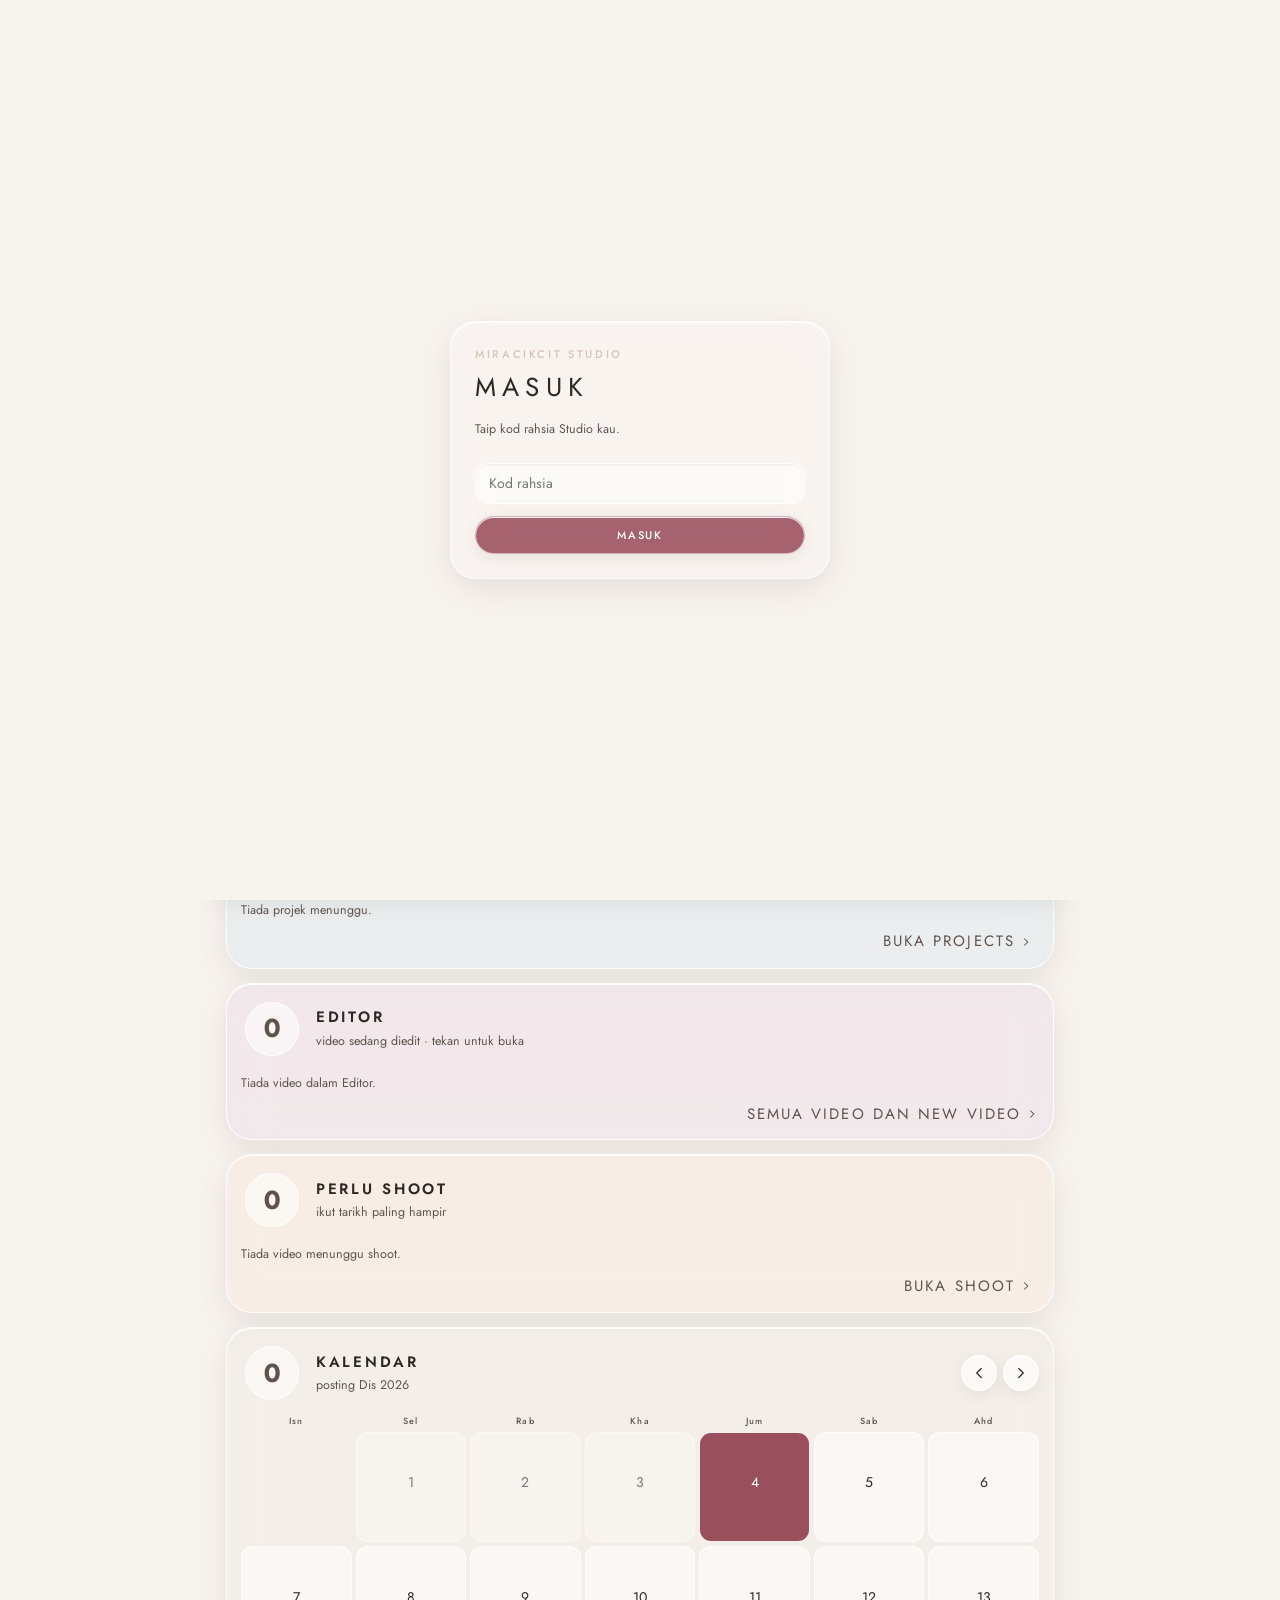
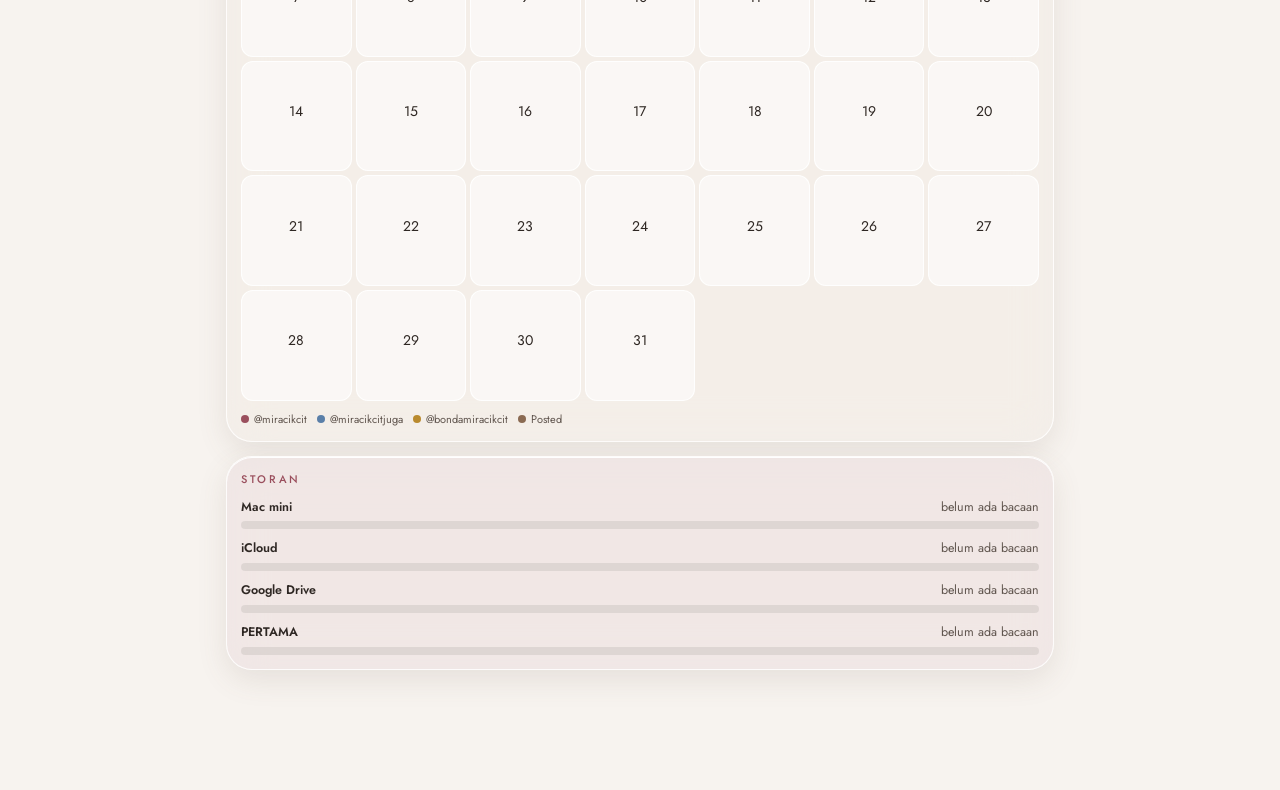
<file: index.html>
<!doctype html>
<html lang="ms">
<head>
<meta charset="utf-8">
<meta name="viewport" content="width=device-width,initial-scale=1,viewport-fit=cover">
<title>Miracikcit Studio</title>
<meta name="theme-color" content="#F7F3EF">
<meta name="referrer" content="no-referrer">
<meta name="apple-mobile-web-app-capable" content="yes">
<meta name="mobile-web-app-capable" content="yes">
<meta name="apple-mobile-web-app-status-bar-style" content="default">
<meta name="apple-mobile-web-app-title" content="Studio">
<link rel="manifest" href="manifest.webmanifest">
<link rel="apple-touch-icon" href="icons/icon-180.png">
<link rel="icon" href="icons/icon-192.png">
<link rel="preconnect" href="https://fonts.googleapis.com">
<link rel="stylesheet" href="https://fonts.googleapis.com/css2?family=Caveat:wght@500&family=Fraunces:ital,wght@1,600&family=Jost:wght@300;400;500;600&family=Chewy&family=Fredoka:wght@600;700&family=Gochi+Hand&family=Patrick+Hand&display=swap">
<link rel="stylesheet" href="css/app.css?v=2026.11.28-10">
</head>
<body>
<div class="wrap">
  <div class="brandbar glass"><a class="hbtn" href="#home" aria-label="Home"><svg viewBox="0 0 24 24" aria-hidden="true"><path d="M4 11l8-6.5 8 6.5"/><path d="M6 10v9h12v-9"/></svg></a><b>Miracikcit Studio</b><span id="netpill" class="netpill" hidden></span><span id="today"></span></div>
  <main id="main"></main>
</div>
<nav class="nav" aria-label="Menu"><div class="in glass" id="nav"></div></nav>
<div class="scrim" id="scrim" hidden><div class="modal" id="modal" role="dialog" aria-modal="true"></div></div>
<div class="toast" id="toast" role="status"></div>
<input type="file" id="filePick" hidden>

<script src="js/config.js?v=2026.11.28-10"></script>
<script src="js/runtime.js?v=2026.11.28-10"></script>
<script src="js/core/icons.js?v=2026.11.28-10"></script>
<script src="js/core/state.js?v=2026.11.28-10"></script>
<script src="js/core/utils.js?v=2026.11.28-10"></script>
<script src="js/core/store.js?v=2026.11.28-10"></script>
<script src="js/core/sheet.js?v=2026.11.28-10"></script>
<script src="js/core/sched.js?v=2026.11.28-10"></script>
<script src="js/core/derived.js?v=2026.11.28-10"></script>
<script src="js/core/shell.js?v=2026.11.28-10"></script>
<script src="js/core/modal.js?v=2026.11.28-10"></script>
<script src="js/tabs/home.js?v=2026.11.28-10"></script>
<script src="js/tabs/ideas.js?v=2026.11.28-10"></script>
<script src="js/tabs/nota.js?v=2026.11.28-10"></script>
<script src="js/tabs/toshoot.js?v=2026.11.28-10"></script>
<script src="js/tabs/shot.js?v=2026.11.28-10"></script>
<script src="js/tabs/toedit.js?v=2026.11.28-10"></script>
<script src="js/tabs/ready.js?v=2026.11.28-10"></script>
<script src="js/tabs/jadual.js?v=2026.11.28-10"></script>
<script src="js/tabs/published.js?v=2026.11.28-10"></script>
<script src="js/tabs/links.js?v=2026.11.28-10"></script>
<script src="js/tabs/jobs.js?v=2026.11.28-10"></script>
<script src="js/tabs/projects.js?v=2026.11.28-10"></script>
<script src="js/tabs/editor.js?v=2026.11.28-10"></script>
<script src="js/tabs/gaya.js?v=2026.11.28-10"></script>
<script src="js/tabs/vo.js?v=2026.11.28-10"></script>
<script src="js/tabs/footage.js?v=2026.11.28-10"></script>
<script src="js/tabs/broll.js?v=2026.11.28-10"></script>
<script src="js/tabs/inspiration.js?v=2026.11.28-10"></script>
<script src="js/tabs/sample.js?v=2026.11.28-10"></script>
<script src="js/tabs/caption.js?v=2026.11.28-10"></script>
<script src="js/tabs/thdeco.js?v=2026.11.28-10"></script>
<script src="js/tabs/threads.js?v=2026.11.28-10"></script>
<script src="js/tabs/transcribe.js?v=2026.11.28-10"></script>
<script src="js/tabs/mediakit.js?v=2026.11.28-10"></script>
<script src="js/tabs/photopost.js?v=2026.11.28-10"></script>
<script src="js/tabs/insight.js?v=2026.11.28-10"></script>
<script src="js/tabs/design.js?v=2026.11.28-10"></script>
<script src="js/tabs/rujukan.js?v=2026.11.28-10"></script>
<script src="js/core/events.js?v=2026.11.28-10"></script>
<script src="js/core/boot.js?v=2026.11.28-10"></script>
<script>
if('serviceWorker' in navigator)navigator.serviceWorker.register('sw.js').then(r=>{r.addEventListener('updatefound',()=>{const n=r.installing;n&&n.addEventListener('statechange',()=>{if(n.state==='installed'&&navigator.serviceWorker.controller){const b=document.createElement('button');b.className='updbar';b.textContent='Versi baru Studio. Tekan untuk muat semula';b.onclick=()=>location.reload();document.body.appendChild(b)}})})}).catch(()=>{});
</script>
</body>
</html>
</file>
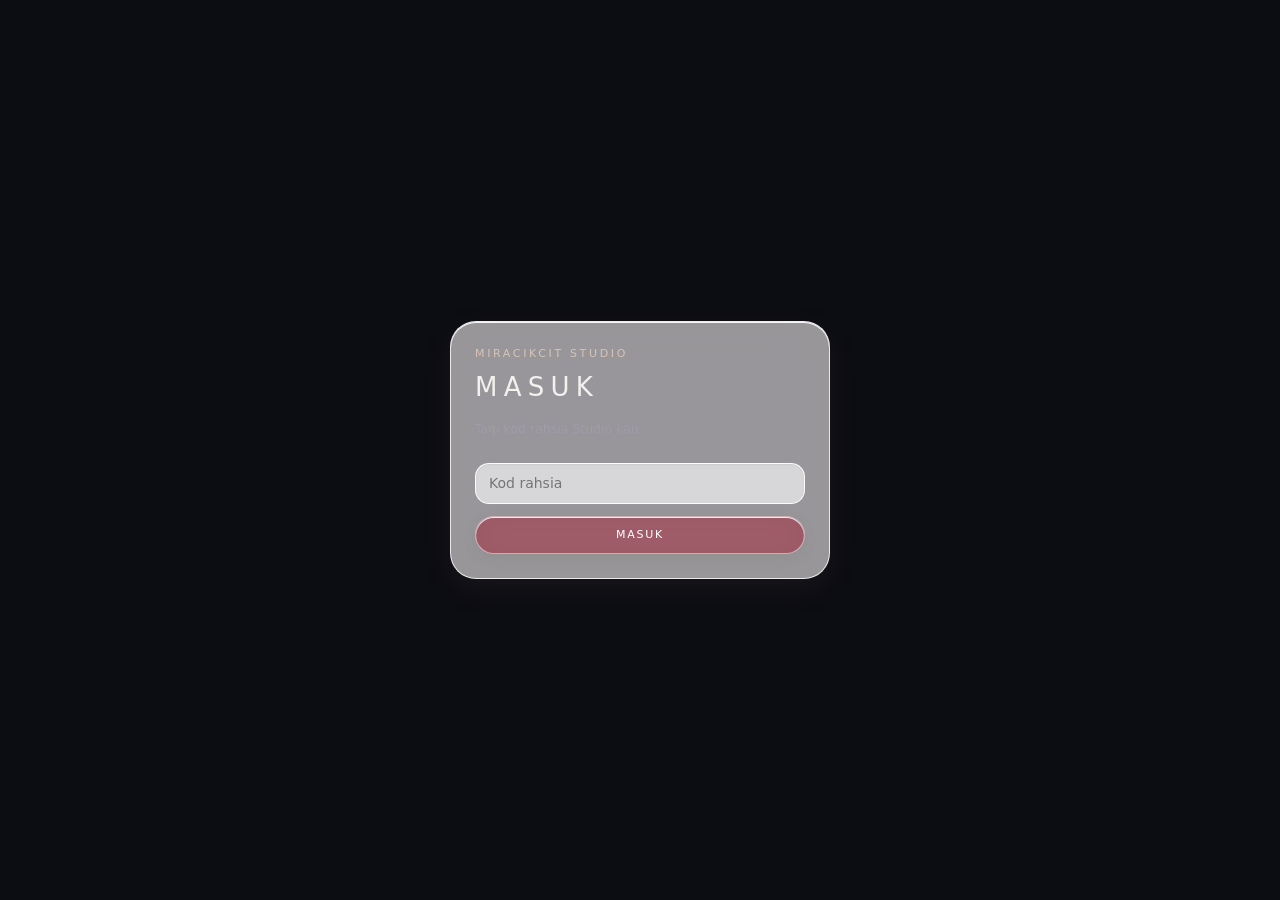
<file: editor/index.html>
<!doctype html>
<html lang="ms">
<head>
<meta charset="utf-8">
<meta name="viewport" content="width=device-width,initial-scale=1,viewport-fit=cover">
<title>Editor</title>
<link rel="manifest" href="manifest.webmanifest">
<meta name="apple-mobile-web-app-capable" content="yes">
<meta name="apple-mobile-web-app-title" content="Editor">
<link rel="apple-touch-icon" href="../icons/editor-180.png">
<link rel="stylesheet" href="../css/app.css">
<meta name="theme-color" content="#0c0c13">
<style>body.boot{margin:0;background:#101014;color:#eee;font:15px/1.5 system-ui,sans-serif;display:grid;place-items:center;min-height:100vh;text-align:center;padding:20px}body.boot a{color:#58c7d6}
body.list{margin:0;padding:calc(env(safe-area-inset-top) + 18px) 16px 40px;min-height:100vh}
.el h1{font-size:26px;margin:0 0 4px}.el .row{display:flex;align-items:center;gap:10px;padding:14px;margin-top:10px;border-radius:18px;text-decoration:none;color:inherit}
.el .row b{display:block;font-size:16px}.el .row span{flex:1;min-width:0}.el .row i{font-style:normal;font-size:20px}</style>
</head>
<body class="boot">
<p id="m">Membuka editor…</p>
<script>
/* Pintu masuk editor: editor/?v=<id>. Pastikan service worker Studio aktif, kemudian pergi ke editor/v/<id>/ (dihidang oleh sw.js). */
(async () => {
  const v = new URLSearchParams(location.search).get('v'), m = document.getElementById('m');
  /* 24 Nov 2026 (Mira): Editor boleh jadi app sendiri di Home Screen (manifest editor/, start_url ?app=1), berasingan dari Studio
     supaya boleh tukar antara Studio dan Editor dalam app switcher. Tanpa ?v= : senarai projek dari Studio (doc edpwa). */
  if (new URLSearchParams(location.search).get('app')) try { localStorage.setItem('edApp', '1'); } catch (e) {}
  try { if (navigator.storage && navigator.storage.persist) navigator.storage.persist().catch(() => {}); } catch (e) {}   // Fasa 1B: jangan biar phone buang storan editor
  if (!v) return edList(m);
  if (!('serviceWorker' in navigator)) { m.textContent = 'Browser ni tak sokong editor Studio.'; return; }
  const reg = await navigator.serviceWorker.register('../sw.js', { scope: '../' });
  reg.update().catch(() => {});
  // tunggu service worker versi baru (yang kenal laluan editor) mengawal page ni
  const ping = () => new Promise(res => { const c = navigator.serviceWorker.controller; if (!c) return res(false);
    const ch = new MessageChannel(); const t = setTimeout(() => res(false), 700); ch.port1.onmessage = e => { clearTimeout(t); res(e.data === 'ed1'); }; c.postMessage({ t: 'edping' }, [ch.port2]); });
  for (let i = 0; i < 40; i++) { if (await ping()) return location.replace('v/' + encodeURIComponent(v) + '/'); if (i === 8) m.textContent = 'Menyediakan editor kali pertama…'; await new Promise(r => setTimeout(r, 500)); }
  m.innerHTML = 'Editor belum sedia. Tutup app Studio sepenuhnya, buka semula, kemudian cuba lagi. <a href="">Cuba lagi</a>';
})().catch(e => { document.getElementById('m').textContent = 'Editor tak dapat dibuka: ' + e.message; });

async function edList(m) {
  /* 25 Nov 2026 (Mira): senarai + New Video duduk DALAM APP EDITOR ni (bukan tab Studio). Kod: ed-list.js, gaya: ../css/editor-list.css */
  m.textContent = 'Memuatkan video…';
  const bust = '?v=' + Date.now();
  const load = src => new Promise((res, rej) => { const t = document.createElement('script'); t.src = src + bust; t.onload = res; t.onerror = rej; document.head.appendChild(t); });
  await new Promise(res => { const l = document.createElement('link'); l.rel = 'stylesheet'; l.href = '../css/editor-list.css' + bust; l.onload = l.onerror = res; document.head.appendChild(l); });
  await load('../js/config.js'); await load('../js/runtime.js'); await load('ed-list.js');
  document.body.className = 'list'; m.remove();
  const box = document.createElement('div'); box.className = 'elroot'; document.body.appendChild(box);
  await EdList.start(box);
}
</script>
</body>
</html>
</file>
<file: css/app.css>
/* Layout: satu lajur lapang gaya miracikcit.com; kotak kaca berwarna ikut tab; bar menu kaca terapung di bawah (rel sisi di desktop). Satu tema cerah, sengaja, ikut blog. */
:root{
  --ink:#2E2723; --muted:#5F544D; --bg:#F7F3EF; --rose:#9A4F5D; --beige:#D6C4B6; --tile:#E4D6CB; --white:#FFFFFF;
  --line:rgba(46,39,35,.12); --shopee:#EE4D2D; --ok:#8A6A52; --warn:#D1A23A; --bad:#C2534F;
  --fb:#3F6FB5; --ig:#C2578E; --tt:#2E2723;
  --font:"Jost",system-ui,-apple-system,"Helvetica Neue",sans-serif; --hand:"Caveat","Bradley Hand",cursive;
  --c:#9A4F5D;
  --safeB:env(safe-area-inset-bottom,0px);
}
*{box-sizing:border-box}
[hidden]{display:none!important}
html,body{margin:0}
body{background:var(--bg);color:var(--ink);font:400 15px/1.5 var(--font);-webkit-font-smoothing:antialiased;min-height:100vh;
  background-image:radial-gradient(60vw 50vh at 0% 0%,rgba(154,79,93,.13),transparent 70%),radial-gradient(60vw 50vh at 100% 30%,rgba(176,147,123,.2),transparent 70%),radial-gradient(70vw 50vh at 30% 100%,rgba(214,196,182,.5),transparent 70%);background-attachment:fixed}
button,input,select,textarea{font:inherit;color:inherit}
a{color:inherit}
.wrap{max-width:860px;margin:0 auto;padding-block:18px calc(120px + var(--safeB));padding-left:max(16px,env(safe-area-inset-left,0px));padding-right:max(16px,env(safe-area-inset-right,0px))}
.glass{background:color-mix(in srgb,var(--c) 11%,rgba(255,255,255,.55));-webkit-backdrop-filter:blur(22px) saturate(170%);backdrop-filter:blur(22px) saturate(170%);border:1px solid rgba(255,255,255,.8);box-shadow:inset 0 1px 0 rgba(255,255,255,.95),0 10px 30px rgba(110,90,78,.12)}
.up{text-transform:uppercase;letter-spacing:.18em}
h1{margin:0;font-size:26px;font-weight:400;letter-spacing:.24em;text-transform:uppercase;text-wrap:balance}
.eyebrow{margin:0 0 6px;font-size:11px;font-weight:500;color:var(--c);letter-spacing:.24em;text-transform:uppercase}
.head{display:flex;justify-content:space-between;align-items:flex-end;gap:12px;flex-wrap:wrap;margin:8px 0 18px}
.sub{color:var(--muted);font-size:13px}
body::before{content:"";position:fixed;inset:0 0 auto;height:env(safe-area-inset-top,0px);z-index:29;background:var(--bg)}
.brandbar{position:sticky;top:calc(env(safe-area-inset-top,0px) + 8px);z-index:30;border-radius:999px;padding:6px 18px 6px 6px;display:flex;align-items:center;gap:10px;margin-bottom:22px;--c:#D6C4B6}
.brandbar b{font-weight:500;font-size:12px;letter-spacing:.22em;text-transform:uppercase;flex:1;min-width:0;white-space:nowrap;overflow:hidden;text-overflow:ellipsis}
.brandbar span{font-size:10px;letter-spacing:.16em;text-transform:uppercase;color:var(--muted);white-space:nowrap}
.hbtn{width:38px;height:38px;border-radius:50%;display:flex;align-items:center;justify-content:center;background:var(--rose);color:#fff;flex:none}
.hbtn svg{width:18px;height:18px;fill:none;stroke:currentColor;stroke-width:1.6;stroke-linecap:round;stroke-linejoin:round}
.banner{border-radius:16px;padding:10px 14px;font-size:13px;margin-bottom:14px;--c:#D1A23A}
/* buttons */
.btn{border-radius:999px;padding:9px 16px;font-size:11px;font-weight:500;letter-spacing:.16em;text-transform:uppercase;cursor:pointer;display:inline-flex;align-items:center;justify-content:center;gap:7px;white-space:nowrap;min-height:38px;
  background:color-mix(in srgb,var(--bc,#fff) 16%,rgba(255,255,255,.6));-webkit-backdrop-filter:blur(16px) saturate(170%);backdrop-filter:blur(16px) saturate(170%);border:1px solid color-mix(in srgb,var(--bc,#fff) 30%,rgba(255,255,255,.85));box-shadow:inset 0 1px 0 rgba(255,255,255,.9),0 4px 14px rgba(110,90,78,.1);color:var(--ink);text-decoration:none}
.btn:hover{background:color-mix(in srgb,var(--bc,#fff) 26%,rgba(255,255,255,.75))}
.btn:focus-visible,.chk:focus-visible,.nav a:focus-visible,input:focus-visible,select:focus-visible,textarea:focus-visible{outline:2px solid var(--rose);outline-offset:2px}
.btn.sm{padding:6px 12px;min-height:32px;font-size:10px}
.btn.solid{background:color-mix(in srgb,var(--bc,var(--rose)) 88%,transparent);color:#fff;border-color:rgba(255,255,255,.5)}
.btn.solid:hover{background:var(--bc,var(--rose))}
.btn.icon{padding:0;width:36px;min-height:36px}
.btn.rose{--bc:var(--rose)}.btn.shopee{--bc:var(--shopee)}.btn.fb{--bc:var(--fb)}.btn.ig{--bc:var(--ig)}.btn.tt{--bc:var(--tt)}.btn.bad{--bc:var(--bad)}.btn.tab{--bc:var(--c)}
.btn svg,.nav svg,.ic svg{width:18px;height:18px;fill:none;stroke:currentColor;stroke-width:1.6;stroke-linecap:round;stroke-linejoin:round;flex:none}
.btns{display:flex;gap:8px;flex-wrap:wrap;align-items:center}
.chk{display:inline-flex;align-items:center;gap:8px;cursor:pointer;font-size:10px;font-weight:500;letter-spacing:.16em;text-transform:uppercase;border:0;background:none;padding:4px 0;min-height:32px}
.chk i{width:24px;height:24px;border-radius:8px;display:inline-flex;align-items:center;justify-content:center;background:rgba(255,255,255,.6);border:1px solid rgba(255,255,255,.9);box-shadow:inset 0 1px 0 #fff,0 2px 8px rgba(110,90,78,.16);-webkit-backdrop-filter:blur(12px);backdrop-filter:blur(12px)}
.chk[aria-pressed=true] i{background:var(--c);border-color:rgba(255,255,255,.6)}
.chk i svg{width:14px;height:14px;fill:none;stroke:#fff;stroke-width:2.4;stroke-linecap:round;stroke-linejoin:round;opacity:0}
.chk[aria-pressed=true] i svg{opacity:1}
.seg{display:inline-flex;border-radius:999px;padding:3px;gap:2px;background:rgba(255,255,255,.5);border:1px solid rgba(255,255,255,.85);box-shadow:inset 0 1px 0 #fff}
.seg button{border:0;background:transparent;border-radius:999px;padding:6px 12px;font-size:10px;font-weight:500;letter-spacing:.14em;text-transform:uppercase;cursor:pointer;min-height:30px}
.seg button.on{background:var(--c);color:#fff}
/* forms */
.inp,select.inp,textarea.inp{width:100%;min-width:0;border-radius:14px;padding:9px 13px;background:rgba(255,255,255,.62);border:1px solid rgba(255,255,255,.9);box-shadow:inset 0 1px 2px rgba(110,90,78,.1);outline:none;font-size:14px}
textarea.inp{resize:vertical;min-height:80px;line-height:1.5}
input[type=date].inp{-webkit-appearance:none;appearance:none;min-height:40px}
.f{display:block;margin-bottom:12px;min-width:0}
.f>span{display:block;font-size:10px;font-weight:500;color:var(--muted);margin-bottom:5px;text-transform:uppercase;letter-spacing:.16em}
.row2{display:grid;grid-template-columns:1fr 1fr;gap:10px}.row2>*{min-width:0}
.search{position:relative;margin-bottom:14px}.search svg{position:absolute;left:14px;top:50%;transform:translateY(-50%);width:16px;height:16px;fill:none;stroke:var(--muted);stroke-width:1.6;stroke-linecap:round}
.search .inp{padding-left:40px;border-radius:999px}
/* cards */
.list{display:flex;flex-direction:column;gap:12px}
.card{border-radius:22px;padding:16px}
.card.big{padding:20px;border-radius:26px}
.card h3{margin:0;font-size:14px;font-weight:500;letter-spacing:.14em;text-transform:uppercase;overflow-wrap:anywhere}
.rowh{display:flex;justify-content:space-between;align-items:flex-start;gap:10px}
.rowh>div:first-child:not(.fno){min-width:0;flex:1}.rowh>.fno+div,.rowh>span+div{min-width:0;flex:1}
.meta{font-size:12.5px;color:var(--muted);overflow-wrap:anywhere}
.num{font-size:11px;font-weight:500;letter-spacing:.1em;color:var(--c);font-variant-numeric:tabular-nums;min-width:28px}
.pill{display:inline-flex;align-items:center;font-size:9.5px;font-weight:500;letter-spacing:.14em;text-transform:uppercase;padding:3px 9px;border-radius:999px;background:color-mix(in srgb,var(--pc,var(--c)) 18%,rgba(255,255,255,.7));border:1px solid rgba(255,255,255,.8);white-space:nowrap}
.fno{flex:none;width:44px;height:44px;border-radius:14px;display:flex;align-items:center;justify-content:center;font-size:17px;font-weight:600;color:#fff;background:var(--fc,#888);box-shadow:inset 0 1px 0 rgba(255,255,255,.4),0 4px 12px rgba(110,90,78,.2);font-variant-numeric:tabular-nums}
.bar{height:8px;border-radius:999px;background:rgba(255,255,255,.7);box-shadow:inset 0 1px 2px rgba(110,90,78,.18);overflow:hidden;margin-top:6px}
.bar i{display:block;height:100%;border-radius:999px;background:var(--sc,var(--ok))}
.trk{margin-top:10px}.trk .t{display:flex;justify-content:space-between;font-size:10px;font-weight:500;letter-spacing:.14em;text-transform:uppercase;color:var(--sc,var(--muted))}
.vid{border-top:1px solid var(--line);padding-top:12px;margin-top:12px}
.empty{border-radius:22px;padding:28px 18px;text-align:center;color:var(--muted);border:1px dashed rgba(46,39,35,.2);font-size:14px}
.hand{font-family:var(--hand);font-size:22px;color:var(--rose);line-height:1.1}
/* home */
.hgrid{display:grid;grid-template-columns:repeat(3,1fr);gap:10px}
.hbox{border-radius:22px;padding:14px 12px;cursor:pointer;text-align:left;display:flex;flex-direction:column;gap:8px;min-height:108px;color:var(--ink);font:inherit;min-width:0}
.hbox b{font-size:44px;font-weight:300;line-height:1;font-variant-numeric:tabular-nums}
.hbox span.l{font-size:clamp(9.5px,2.7vw,13px);font-weight:500;letter-spacing:.08em;text-transform:uppercase;margin-top:auto;white-space:nowrap}
.hbox.tall{grid-column:3;grid-row:2 / span 2}.hbox.tall b{font-size:62px}
.edl{display:flex;flex-direction:column;gap:3px;font-size:11px;color:var(--muted);line-height:1.25;min-width:0}.edl span{overflow:hidden;text-overflow:ellipsis;white-space:nowrap}
.rbox{border-radius:40px;padding:26px 24px;margin-top:14px;border-width:2px}
.rbox h2{margin:0;font-size:17px;font-weight:500;letter-spacing:.2em;text-transform:uppercase}
.rbox .rn{font-size:68px;font-weight:300;line-height:1;font-variant-numeric:tabular-nums}
.rbox .rt{font-size:16px}.rbox .rt strong{font-weight:500}
.bigno{font-size:26px;font-weight:300;line-height:1;color:var(--c);font-variant-numeric:tabular-nums;min-width:38px;flex:none}
.jleft{display:flex;flex-direction:column;flex:none;min-width:88px}.jleft b{font-size:17px;font-weight:500;letter-spacing:.04em;color:var(--c)}.jleft i{font-style:normal;font-size:15px;font-weight:500}
.acc{border-left:7px solid var(--ac,transparent)!important;font-weight:500}
.inwrap{position:relative;display:block}.inwrap .inp{padding-right:46px}.inwrap .btn{position:absolute;right:3px;top:50%;transform:translateY(-50%);width:34px;min-height:34px}
.calg{display:grid;grid-template-columns:repeat(7,1fr);gap:4px}.dow{text-align:center;font-size:9px;font-weight:500;letter-spacing:.14em;color:var(--muted)}
.cd{aspect-ratio:1;border:0;border-radius:12px;background:rgba(255,255,255,.55);cursor:pointer;display:flex;flex-direction:column;align-items:center;justify-content:center;gap:3px;padding:0;min-width:0;color:var(--ink)}
.cd b{font-weight:400;font-size:14px}.cd i{display:flex;gap:2px;height:6px}.cd u{width:6px;height:6px;border-radius:50%}.cd.today{background:var(--rose);color:#fff}
.evrow{display:flex;align-items:center;gap:12px;width:100%;text-align:left;border:0;background:none;padding:10px 0;border-top:1px solid var(--line);cursor:pointer;color:var(--ink);font:inherit}
.evd{flex:none;width:42px;text-align:center;font-size:9px;letter-spacing:.14em;text-transform:uppercase;color:var(--muted)}.evd b{display:block;font-size:24px;font-weight:300;color:var(--ink);line-height:1}
.evrow strong{font-weight:500}
.kitmenu{position:sticky;top:calc(env(safe-area-inset-top,0px) + 66px);z-index:20;margin-bottom:14px;display:flex}.kitmenu .seg{max-width:100%;overflow-x:auto;--c:#B0937B}.kitmenu .seg button{white-space:nowrap}
@media (max-width:700px){.row2{grid-template-columns:1fr}h1{font-size:21px;letter-spacing:.2em}}
/* inspiration */
.igrid{display:grid;grid-template-columns:repeat(3,1fr);gap:3px;border-radius:18px;overflow:hidden}
.icell{position:relative;aspect-ratio:1;background:var(--tile);overflow:hidden}
.ipic{width:100%;height:100%;border:0;padding:0;cursor:pointer;background:none;display:flex;align-items:center;justify-content:center;font-size:10px;letter-spacing:.14em;text-transform:uppercase;color:var(--muted)}
.iact{position:absolute;right:6px;top:6px;display:none;gap:6px}.icell.sel .iact{display:flex}.icell.sel{outline:3px solid var(--rose);outline-offset:-3px}
@media (hover:hover){.icell:hover .iact{display:flex}}
.igrid img{width:100%;height:100%;object-fit:cover;display:block}
@media (min-width:700px){.igrid{grid-template-columns:repeat(4,1fr)}}
.mbadge{display:inline-flex;align-items:center;gap:8px;font-size:10px;font-weight:500;letter-spacing:.14em;text-transform:uppercase;padding:6px 12px;border-radius:999px;background:rgba(255,255,255,.7);border:1px solid rgba(255,255,255,.95);box-shadow:0 2px 8px rgba(110,90,78,.1);color:var(--muted)}
.mbadge i{width:8px;height:8px;border-radius:50%;background:#A39890}.mbadge.on{color:var(--ink)}.mbadge.on i{background:#3FA35B;box-shadow:0 0 0 3px rgba(63,163,91,.2)}
.trrow{display:block;width:100%;text-align:left;cursor:pointer;font:inherit;color:inherit}
.trtxt{white-space:pre-wrap;overflow-wrap:anywhere;max-height:52vh;overflow:auto;font-size:14px;line-height:1.65;background:rgba(255,255,255,.6);border-radius:16px;padding:12px 14px;margin-top:8px}
.trtxt .ts{font-size:11px;font-weight:500;color:var(--c);margin-right:6px;font-variant-numeric:tabular-nums}
.trisi{margin:8px 0 12px;padding-left:22px}.trisi li{margin-bottom:6px;line-height:1.5}
/* nav */
.nav{position:fixed;left:0;right:0;bottom:0;z-index:40;padding:0 max(10px,env(safe-area-inset-right,0px)) calc(10px + var(--safeB)) max(10px,env(safe-area-inset-left,0px));pointer-events:none}
.nav .in{pointer-events:auto;max-width:860px;margin:0 auto;border-radius:26px;padding:6px;display:flex;gap:2px;overflow-x:auto;scrollbar-width:none;--c:#D6C4B6}
.nav .in::-webkit-scrollbar{display:none}
.nav a{flex:0 0 auto;min-width:62px;display:flex;flex-direction:column;align-items:center;gap:4px;padding:8px 8px 6px;border-radius:20px;text-decoration:none;font-size:8px;font-weight:500;letter-spacing:.14em;text-transform:uppercase;color:var(--muted);white-space:nowrap}
.nav a.on{color:var(--ink);background:color-mix(in srgb,var(--c) 26%,rgba(255,255,255,.85));box-shadow:inset 0 1px 0 #fff,0 3px 10px rgba(110,90,78,.14)}
.nav a.on svg{stroke:var(--c)}
/* modal + toast */
.scrim{position:fixed;inset:0;background:rgba(46,39,35,.28);-webkit-backdrop-filter:blur(4px);backdrop-filter:blur(4px);display:flex;align-items:flex-end;justify-content:center;z-index:60}
.modal{width:min(640px,100%);max-height:90vh;overflow:auto;border-radius:26px 26px 0 0;padding:20px max(18px,env(safe-area-inset-right,0px)) calc(20px + var(--safeB)) max(18px,env(safe-area-inset-left,0px));background:color-mix(in srgb,var(--c) 8%,rgba(250,247,244,.94))}
@media (min-width:700px){.scrim{align-items:center}.modal{border-radius:26px}}
.modal h2{margin:0 0 14px;font-size:16px;font-weight:500;letter-spacing:.2em;text-transform:uppercase}
.modal h4{margin:16px 0 6px;font-size:11px;font-weight:500;letter-spacing:.18em;text-transform:uppercase;color:var(--c)}
.modal ul{margin:0;padding-left:18px}.modal li{margin-bottom:4px}
.toast{position:fixed;left:50%;bottom:calc(104px + var(--safeB));transform:translateX(-50%);background:var(--ink);color:#fff;padding:9px 18px;border-radius:999px;font-size:11px;letter-spacing:.14em;text-transform:uppercase;z-index:80;opacity:0;transition:opacity .2s;pointer-events:none;max-width:90vw;text-align:center}
.toast.show{opacity:1}
details.col>summary{list-style:none;cursor:pointer}details.col>summary::-webkit-details-marker{display:none}
details.col[open] .chev{transform:rotate(180deg)}
pre.txt{white-space:pre-wrap;overflow-wrap:anywhere;font:13px/1.5 var(--font);margin:0}
audio{width:100%;margin-top:8px}
@media (prefers-reduced-motion:reduce){*{transition:none!important}}
/* ---- PWA ---- */
.gate{position:fixed;inset:0;z-index:100;display:flex;align-items:center;justify-content:center;padding:16px;background:var(--bg)}
.gate-in{width:min(380px,100%);border-radius:26px;padding:24px;--c:#D6C4B6}
.netpill{font-size:9px!important;letter-spacing:.12em;color:var(--bad)!important;margin-right:6px}
.updbar{position:fixed;left:50%;transform:translateX(-50%);top:calc(env(safe-area-inset-top,0px) + 64px);z-index:90;border:0;border-radius:999px;padding:10px 18px;background:var(--rose);color:#fff;font:500 11px var(--font);letter-spacing:.12em;text-transform:uppercase;box-shadow:0 6px 20px rgba(110,90,78,.25)}

/* Products: timeline status */
.tl{display:flex;margin:14px 0 2px}
.tl .s{flex:1;position:relative;text-align:center;font-size:9px;font-weight:500;letter-spacing:.06em;text-transform:uppercase;color:var(--muted);opacity:.7;line-height:1.25}
.tl .s:before{content:'';position:absolute;top:8px;left:-50%;right:50%;height:2px;background:rgba(110,90,78,.18)}
.tl .s:first-child:before{display:none}
.tl .s i{position:relative;z-index:1;display:flex;align-items:center;justify-content:center;width:18px;height:18px;border-radius:50%;margin:0 auto 6px;background:rgba(255,255,255,.85);box-shadow:inset 0 0 0 1.5px rgba(110,90,78,.28)}
.tl .s i svg{width:11px;height:11px;stroke:#fff;stroke-width:3}
.tl .s.d,.tl .s.cur{color:var(--ink);opacity:1}
.tl .s.d i{background:var(--c);box-shadow:none}
.tl .s.d:before,.tl .s.cur:before{background:var(--c)}
.tl .s.cur i{background:#fff;box-shadow:inset 0 0 0 2.5px var(--c),0 0 0 4px rgba(90,143,181,.18)}
/* kad senarai berselang-seli + lencana countdown sample */
.list.alt>.card:nth-child(even){background:color-mix(in srgb,var(--c) 22%,rgba(255,255,255,.55))}
.tsc{padding:13px 14px}.tsc h3{margin:0 0 2px}
.tsb{margin-top:10px;gap:6px;flex-wrap:wrap;align-items:center}.tsb .inp.acc{width:auto;max-width:130px;min-height:32px;padding:4px 10px;font-size:11px;margin:0}
.smpb{display:flex;flex-direction:column;align-items:flex-end;gap:3px;flex-shrink:0}
.pill.smpp{gap:6px;padding:4px 10px;background:var(--pc);color:#fff;border-color:transparent}.pill.smpp[style*='E3B23C'],.smpb[style*='E3B23C'] .pill.smpp{color:#3B2C0C}.pill.smpp b{font-size:15px;letter-spacing:0}
.smpd{background:none;border:0;padding:0;font:inherit;font-size:10.5px;color:var(--muted);text-decoration:underline dotted;cursor:pointer}

/* status butang: sedang proses (kuning) / siap (hijau) */
.btn.st-run{background:#F3D27A;color:#4A3608;border-color:#E9BD45;opacity:1}
.btn.st-done{background:#CDE8D3;color:#1F5A30;border-color:#9FD0AB}
.btn.st-done svg,.btn.st-run svg{stroke:currentColor}
.spin{display:inline-block;width:11px;height:11px;border:2px solid currentColor;border-right-color:transparent;border-radius:50%;margin-right:6px;animation:spn .8s linear infinite;vertical-align:-1px}
@keyframes spn{to{transform:rotate(360deg)}}
@media (prefers-reduced-motion:reduce){.spin{animation:none}}

/* butang kad To Shoot: grid penuh, tiada ruang kosong */
.tsb{display:grid!important;grid-template-columns:minmax(0,1.4fr) minmax(0,1fr) minmax(0,1fr) 36px;gap:6px}
.tsb.tsb2{grid-template-columns:repeat(3,minmax(0,1fr)) 36px}
.tsb.tsb2>.inp.acc{grid-column:span 2}.tsb.tsb2>[data-act=lsAdd]{grid-column:span 2}
.tsb>.btn,.tsb>.inp.acc{width:100%;max-width:none;min-width:0;justify-content:center;padding-left:6px;padding-right:6px;white-space:nowrap;overflow:hidden;text-overflow:ellipsis}
.tsb>.btn.icon{width:36px;padding:0}
/* Home baru: Editor 2x2, kotak kecil "Lagi", kad depan padat */
.hgrid .hbox.big2{grid-column:1 / span 2;grid-row:2 / span 2}.hbox.big2 b{font-size:72px}
.mgrid{display:grid;grid-template-columns:repeat(4,minmax(0,1fr));gap:8px;margin-top:10px}
.hbox.mini{min-height:72px;padding:10px;border-radius:18px;gap:4px}.hbox.mini b{font-size:26px}.hbox.mini span.l{font-size:clamp(8px,2.3vw,10.5px);letter-spacing:.06em}
.rbox.cc{padding:18px 20px 14px;border-radius:32px;cursor:pointer;display:block}
.rbox.cc .rn{font-size:56px}
.ccr{margin-top:10px}.ccr .rowh{align-items:center;gap:8px}
.ccn{font-size:15px;font-weight:500;flex:1;min-width:0;white-space:nowrap;overflow:hidden;text-overflow:ellipsis}
.ccr .bar{margin-top:5px;height:4px}
.ccmore{display:flex;justify-content:flex-end;align-items:center;gap:4px;margin-top:10px;font-size:10px;font-weight:500;letter-spacing:.14em;text-transform:uppercase;color:var(--c)}
.ccmore svg{width:14px;height:14px;fill:none;stroke:currentColor;stroke-width:1.8}
.tl.tl-mini{margin:6px 0 4px}.tl.tl-mini .s:before{top:6px}.tl.tl-mini .s i{width:14px;height:14px;margin-bottom:0}.tl.tl-mini .s i svg{width:8px;height:8px}

/* Editor 2x2: nombor kiri, senarai kanan */
.hbox.edbox{flex-direction:row;gap:12px;align-items:stretch}
.edbox .edn{display:flex;flex-direction:column;justify-content:space-between;flex:none;min-width:64px}
.edbox .edl{flex:1;border-left:1px solid var(--line,rgba(0,0,0,.08));padding-left:10px;justify-content:center;gap:6px}
.edbox .edr{display:flex;align-items:center;gap:6px;min-width:0}.edbox .edr>span{flex:1;min-width:0;overflow:hidden;text-overflow:ellipsis;white-space:nowrap;color:var(--ink)}
.edbox .edr i{font-style:normal;flex:none;font-size:9px;letter-spacing:.08em;text-transform:uppercase;font-weight:500;color:var(--pc);border:1px solid var(--pc);border-radius:999px;padding:1px 6px}

/* Projects: produk dah published dilipat, warna lain */
.pubgrp{--c:#6B8F71;background:rgba(205,232,211,.45)}
.pubrow{border-top:1px solid var(--line,rgba(0,0,0,.08));padding-top:10px}.pubrow strong{font-weight:500}

/* Jobs: jumlah RM besar kanan atas, kotak tambah dari screenshot, kad semak */
.rmtot{display:flex;flex-direction:column;align-items:flex-end;text-align:right;min-width:0}
.rmtot b{font-size:clamp(26px,8vw,38px);font-weight:300;line-height:1;color:var(--c);font-variant-numeric:tabular-nums;white-space:nowrap}
.rmtot span{font-size:10.5px;letter-spacing:.06em;color:var(--muted);margin-top:4px}
.jdrop{display:flex;gap:12px;align-items:center;width:100%;text-align:left;border:1.5px dashed var(--c);border-radius:18px;padding:14px;margin-bottom:14px;background:rgba(255,255,255,.35);color:var(--ink);font:inherit;cursor:pointer}
.jdrop svg{width:24px;height:24px;flex:none;fill:none;stroke:var(--c);stroke-width:1.5;stroke-linecap:round;stroke-linejoin:round}
.jrev{box-shadow:0 0 0 1.5px #E9BD45 inset}
.row3{display:grid;grid-template-columns:repeat(3,minmax(0,1fr));gap:8px}
@media (max-width:420px){.row3{grid-template-columns:1fr 1fr}}
.smprm{display:flex;align-items:center;gap:6px;flex:none}.smprm span{font-size:11px;color:var(--muted)}.smprm .inp{width:84px;text-align:right}
.smpdone{opacity:.65}.smpdone h3 svg{width:14px;height:14px;margin-right:4px;vertical-align:-2px;fill:none;stroke:var(--ok);stroke-width:2}

.smptask{margin:8px 0 0;padding-left:18px;font-size:12px;color:var(--muted);line-height:1.45}

/* Projects: chip jenis, tugasan boleh tick */
.kchip{display:inline-block;font-size:9.5px;font-weight:600;letter-spacing:.08em;border-radius:999px;padding:1px 8px;margin-right:4px;vertical-align:1px}
.kchip.paid{background:#F3E3C4;color:#8A5E25}.kchip.smp{background:#DCE8F3;color:#3E6F96}
.tasks{display:flex;flex-direction:column;gap:4px;margin-top:10px}
.tk{display:flex;gap:8px;align-items:flex-start;text-align:left;background:none;border:0;padding:3px 0;font:inherit;font-size:12.5px;color:var(--ink);cursor:pointer;line-height:1.35}
.tk i{flex:none;width:18px;height:18px;border-radius:6px;border:1.5px solid var(--line,rgba(0,0,0,.2));display:grid;place-items:center;margin-top:-1px}
.tk i svg{width:12px;height:12px;fill:none;stroke:#fff;stroke-width:2.4;opacity:0}
.tk.on i{background:var(--ok);border-color:var(--ok)}.tk.on i svg{opacity:1}.tk.on span{text-decoration:line-through;color:var(--muted)}
.prseg{max-width:100%;overflow-x:auto}.prseg button{white-space:nowrap}

/* Footage: gambar kecil Drive, grid stok */
.fthumbs{display:grid;grid-template-columns:repeat(4,minmax(0,1fr));gap:6px;margin-top:10px}
.fth{position:relative;aspect-ratio:9/16;border-radius:10px;overflow:hidden;background:rgba(0,0,0,.06);display:block}
.fth img,.fcell img{width:100%;height:100%;object-fit:cover;display:block}
.fth button{all:unset;display:block;width:100%;height:100%;cursor:pointer}
.fth i{position:absolute;top:4px;right:4px;font-style:normal;font-size:11px;background:#fff;color:#1F5A30;border-radius:999px;width:20px;height:20px;display:grid;place-items:center;font-weight:600}
.fth.off img{opacity:.3}.fth.off i{color:var(--bad)}
.fth em{position:absolute;left:4px;bottom:4px;font-style:normal;font-size:9px;background:rgba(255,255,255,.85);border-radius:6px;padding:1px 5px;letter-spacing:.04em}
.fplay{position:absolute;right:4px;bottom:4px;width:24px;height:24px;border-radius:999px;background:rgba(0,0,0,.55);color:#fff;display:grid;place-items:center;font-size:10px;text-decoration:none}
.noth{display:block;width:100%;height:100%;background:repeating-linear-gradient(45deg,rgba(0,0,0,.04) 0 6px,transparent 6px 12px)}
.fgrid{display:grid;grid-template-columns:repeat(auto-fill,minmax(104px,1fr));gap:8px}
.fcell{display:flex;flex-direction:column;gap:4px;text-decoration:none;color:var(--ink)}
.fcell img,.fcell .noth{aspect-ratio:9/16;border-radius:12px;max-width:100%}
.fcell span{font-size:10.5px;color:var(--muted);line-height:1.3}.fcell b{display:block;color:var(--ink);font-weight:500;font-size:11px;white-space:nowrap;overflow:hidden;text-overflow:ellipsis}

/* Editor › Style (Tiru Gaya) */
.chips{display:flex;flex-wrap:wrap;gap:6px}
.chip{border:1px solid var(--line);background:rgba(255,255,255,.6);color:var(--muted);border-radius:999px;padding:5px 12px;font:500 12px var(--font);cursor:pointer;min-height:30px}
.chip.on{background:var(--c);border-color:var(--c);color:#fff}
.gyname{font-family:var(--hand);font-size:34px;line-height:1;color:var(--c)}
.gyname.sm{font-size:28px}
.gycard .chips{margin:10px 0}
.gyscan{display:block;margin:10px 0;border-radius:12px;overflow:hidden;background:var(--tile)}
.gyscan img{display:block;width:100%;height:auto}
.gyfacts{display:grid;grid-template-columns:auto 1fr;gap:6px 14px;font-size:13px;margin:10px 0 0}
.gyfacts dt{color:var(--muted)}.gyfacts dd{margin:0;min-width:0}
.gybeats{margin-top:8px;font-size:13px}.gybeats ol{margin:6px 0 0;padding-left:20px}
.gyfxrow{display:flex;gap:10px;align-items:center;flex-wrap:wrap;padding:8px;border-radius:12px;background:rgba(255,255,255,.5)}
.gyfxrow.off{opacity:.55}
.gystrip{flex:0 0 120px;border-radius:8px;overflow:hidden}.gystrip img{display:block;width:100%}
.gymatch{display:flex;flex-direction:column;gap:6px;margin-top:12px;padding:12px;border-radius:12px;background:var(--tile)}
.gyup{display:flex;gap:10px;align-items:center;padding:10px 12px;border-radius:12px;background:rgba(255,255,255,.6);font-size:13px;margin-bottom:10px}
.gybar{height:6px;border-radius:99px;background:var(--tile);overflow:hidden;margin:-4px 0 12px}.gybar i{display:block;height:100%;background:var(--c);transition:width .3s}
/* B-roll: langkah projek + swipe dalam Studio */
.brsteps{display:flex;align-items:flex-start;gap:0;margin-top:12px}
.brsteps em{flex:1;height:2px;background:rgba(46,39,35,.14);margin-top:11px;min-width:6px}
.brs{display:flex;flex-direction:column;align-items:center;gap:2px;background:none;border:0;padding:0;font:inherit;color:var(--muted);min-width:0;max-width:86px;text-align:center;cursor:default}
.brs[data-act]{cursor:pointer}
.brs i{width:24px;height:24px;border-radius:50%;display:grid;place-items:center;background:rgba(255,255,255,.7);border:1.5px solid rgba(46,39,35,.2)}
.brs i svg{width:13px;height:13px;stroke:#fff;fill:none;stroke-width:2.4}
.brs b{font-size:10px;font-weight:600;letter-spacing:.1em;text-transform:uppercase}
.brs span{font-size:10px;line-height:1.2}
.brs.ok i{background:var(--ok);border-color:var(--ok)}
.brs.cur i{border-color:var(--warn);background:color-mix(in srgb,var(--warn) 30%,#fff)}.brs.cur{color:var(--ink)}
.brcard{position:relative;aspect-ratio:9/16;max-height:52vh;margin:0 auto;border-radius:22px;overflow:hidden;background:#211b18;touch-action:pan-y;transition:transform .25s}
.brcard iframe{position:absolute;inset:0;width:100%;height:100%;border:0}
.brspr{position:absolute;inset:0;background-size:400% 100%;background-repeat:no-repeat;animation:brspr 2.4s infinite steps(1,end)}
@keyframes brspr{0%{background-position:0% 0}25%{background-position:33.333% 0}50%{background-position:66.667% 0}75%{background-position:100% 0}}
.brst{position:absolute;top:16px;padding:5px 12px;border-radius:10px;font-weight:600;letter-spacing:.2em;font-size:13px;color:#fff;border:2px solid #fff;opacity:0;pointer-events:none}
.brst.k{left:14px;background:rgba(154,79,93,.85)}.brst.s{right:14px;background:rgba(46,39,35,.75)}
.brplay{position:absolute;left:50%;top:50%;transform:translate(-50%,-50%);width:58px;height:58px;border-radius:50%;border:2px solid #fff;background:rgba(0,0,0,.35);color:#fff;font-size:22px;cursor:pointer}
.brsrc{position:absolute;left:10px;right:10px;bottom:10px;display:flex;justify-content:space-between;color:#fff;font-size:11px;text-shadow:0 1px 3px #000;pointer-events:none}
.brbar{display:flex;gap:10px;margin-top:12px}.brbar .big2b{flex:1;min-height:52px;font-size:13px;letter-spacing:.16em}
.brshot{display:flex;gap:8px;align-items:flex-start;font-size:13px;margin-top:6px}.brshot input{margin-top:3px}.brshot em{color:var(--muted);font-style:normal;font-size:11px}
.brrow{display:flex;align-items:center;gap:8px;margin-top:10px;padding-top:10px;border-top:1px solid rgba(46,39,35,.08)}
.tokn{display:inline-flex;align-items:center;gap:3px;font-size:9.5px;line-height:1;color:var(--muted);white-space:nowrap;vertical-align:middle;letter-spacing:0}
.tokn svg{width:11px;height:11px;transform:rotate(-90deg)}.tokn circle{fill:none;stroke:rgba(46,39,35,.15);stroke-width:2.4}.tokn circle.a{stroke:var(--tc);stroke-linecap:round}
.tokn.free circle{stroke:var(--ok);opacity:.55}
.toknote{display:block;margin-top:4px}
/* 2026-11-23 senarai ringkas (Shoot Creative, Published Creative) */
.clist{display:flex;flex-direction:column;gap:6px}
.crow{display:flex;align-items:center;gap:8px;padding:9px 10px;border-radius:14px}
.crow .crt{flex:1 1 auto;min-width:0;display:flex;flex-direction:column}
.crow .crt b{font-size:14px;line-height:1.25}
.crow .crt small{font-size:12px;color:var(--muted);white-space:nowrap;overflow:hidden;text-overflow:ellipsis}
.crow .crb{display:flex;gap:4px;flex:0 0 auto;align-items:center}
.crow .crb .btn.sm{padding-left:9px;padding-right:9px}
.stbar{margin-top:6px}.stbar .stt{display:flex;justify-content:space-between;font-size:12px;font-weight:600}.stbar .stg{height:7px;border-radius:5px;background:rgba(0,0,0,.08);overflow:hidden;margin-top:3px}.stbar .stg i{display:block;height:100%;background:var(--c,#8A6A52);border-radius:5px;transition:width .6s}
/* VO v3 perakam */
.vrbox{text-align:center}
.vrclock{font-size:40px;font-weight:700;font-variant-numeric:tabular-nums;margin:2px 0 8px}
.vrwave{width:100%;height:84px;border-radius:12px;background:rgba(255,255,255,.55);display:block}
.vrpos{width:100%;margin:10px 0 2px}
.vrbtns{display:grid;grid-template-columns:repeat(3,1fr);gap:8px}
.vrb{display:flex;flex-direction:column;align-items:center;gap:2px;padding:12px 6px;border-radius:16px;border:1px solid var(--line);background:#fff;font:600 13px var(--sans,inherit);color:inherit;cursor:pointer}
.vrb b{font-size:22px;line-height:1}
.vrb:disabled{opacity:.35}
.vrb.rec b{color:#d33}.vrb.rec.on{background:#d33;color:#fff;border-color:#d33;animation:vrpulse 1.2s infinite}.vrb.rec.on b{color:#fff}
.vrb.bad b{filter:grayscale(.2)}
.vrb.fin{background:#1d1b1a;color:#fff;border-color:#1d1b1a}
@keyframes vrpulse{50%{box-shadow:0 0 0 8px rgba(221,51,51,.18)}}
.micb{width:34px;height:34px;border-radius:50%;display:inline-grid;place-items:center;border:0;cursor:pointer;color:#fff;font-size:16px;flex:0 0 auto}
.micb.need{background:#d33}.micb.ok{background:#3E8E5A}
/* kad Shoot kemas (23 Nov) */
.tsx{display:flex;flex-wrap:wrap;gap:5px;margin-top:10px;align-items:center}
.tsx .btn.sm{min-height:26px;padding:3px 10px;font-size:10px}
.tsx .inp.acc{width:auto;max-width:120px;min-height:26px;padding:2px 8px;font-size:10px;margin:0}
.tsx .tokn{transform:scale(.85)}
.tsm{display:flex;gap:6px;margin-top:8px;align-items:center}
.tsm .tsgrow{flex:1 1 auto;justify-content:center}
.vrtp{display:flex;align-items:center;gap:8px;margin:4px 0 10px;padding:12px 10px;border-radius:14px;background:#fff8ec;text-align:left}
.vrtp>div{flex:1}.vrtp small{font-size:11px;color:var(--muted)}.vrtp p{margin:2px 0 0;font-size:20px;line-height:1.3;font-weight:600}
.vrtpb{width:38px;height:38px;border-radius:50%;border:1px solid var(--line);background:#fff;font-size:22px;cursor:pointer}.vrtpb:disabled{opacity:.3}
.btns.tem{flex-wrap:nowrap;align-items:center}.btns.tem>.btn:not(.icon),.btns.tem>a.btn{flex:1 1 auto;justify-content:center;min-width:0;white-space:nowrap;overflow:hidden;text-overflow:ellipsis}.btns.tem .tokn{display:none}
.tsx .btn.sm{min-height:24px!important;height:24px;padding:0 9px!important;font-size:9px!important;letter-spacing:.06em}.tsx .btn.sm svg{width:12px;height:12px}
.tsx .inp.acc{height:24px;min-height:24px!important;font-size:10px!important}

/* Threads */
.thstage{position:relative;margin-top:10px;border-radius:16px;overflow:hidden;background:rgba(0,0,0,.05);display:flex;justify-content:center}
.thstage img{display:block;max-width:100%;max-height:60vh}
.thcool{position:absolute;inset:0;background:rgb(90,140,220);mix-blend-mode:soft-light;pointer-events:none}
.thrail{display:flex;gap:8px;overflow-x:auto;padding:8px 0 2px;scrollbar-width:none}
.thth,.thpre{flex:none;border:2px solid transparent;border-radius:12px;padding:0;background:rgba(255,255,255,.5);cursor:pointer;overflow:hidden}
.thth{width:56px;height:56px}.thth img,.thpre img{width:100%;height:100%;object-fit:cover;display:block}
.thth.add{display:flex;align-items:center;justify-content:center;color:var(--c)}.thth.add svg{width:22px;height:22px;fill:none;stroke:currentColor;stroke-width:1.6}
.thpre{width:72px;display:flex;flex-direction:column}.thpre img{height:72px}.thpre span{font-size:10px;padding:4px 2px;letter-spacing:.04em}
.thth.on,.thpre.on{border-color:var(--c)}
.thsl{display:block;margin:6px 0}.thsl span{display:flex;justify-content:space-between;font-size:12px}.thsl input{width:100%;accent-color:var(--c)}
.thcv{display:block;max-width:100%;max-height:60vh;-webkit-user-select:none;user-select:none;-webkit-touch-callout:none}
.thcolrow{display:flex;align-items:center;gap:8px;flex-wrap:wrap;margin-top:10px}
.thcol{width:28px;height:28px;border-radius:50%;border:2px solid rgba(255,255,255,.9);background:var(--k);box-shadow:0 0 0 1px rgba(0,0,0,.14);padding:0;cursor:pointer;flex:none}.thcol.on{box-shadow:0 0 0 2px var(--c)}
.thno{flex:none;font-size:11px;font-weight:600;letter-spacing:.06em;padding:4px 7px;border-radius:8px;background:rgba(0,0,0,.06);font-variant-numeric:tabular-nums}
.thlth{flex:none;width:40px;height:40px;border-radius:9px;object-fit:cover}
.hstor{margin-top:10px}.hstt{display:flex;justify-content:space-between;gap:8px;font-size:12.5px}.hstt b{font-weight:600}.hstt span{color:var(--muted);font-variant-numeric:tabular-nums;white-space:nowrap}
.hstb{height:8px;border-radius:5px;background:rgba(0,0,0,.08);overflow:hidden;margin-top:5px}.hstb i{display:block;height:100%;border-radius:5px;background:var(--sc)}
.thtips{margin:8px 0 0;padding-left:18px;font-size:14px;line-height:1.5}.thtips li{margin:3px 0}
/* 24 Nov: Jadual posting (coklat, mesra phone) */
.schday{padding:14px}
.schslot{display:grid;grid-template-columns:52px 1fr;gap:8px;margin-top:12px;padding-top:10px;border-top:1px solid rgba(122,78,45,.15)}
.schtime{font-weight:700;font-size:15px;color:#7A4E2D;padding-top:6px}
.schcells{display:grid;gap:8px;min-width:0}
.schcell{border-radius:14px;padding:10px;background:rgba(255,255,255,.55);border:1px solid rgba(122,78,45,.18);min-width:0}
.schcell.empty{display:flex;align-items:center;gap:8px;border-style:dashed;background:rgba(192,57,43,.06)}
.schcell.done{opacity:.6}
.schcell.late{box-shadow:0 0 0 1.5px #C0392B inset}
.schtags{display:flex;flex-wrap:wrap;gap:5px;margin-top:6px}
.schhook{overflow:hidden;text-overflow:ellipsis;display:-webkit-box;-webkit-line-clamp:2;-webkit-box-orient:vertical}
.schcell .chk{font-size:12px}
@media (min-width:700px){.schcells{grid-template-columns:1fr 1fr}}
.tsplan{margin-top:8px;font-size:12px;padding:6px 10px;border-radius:10px;background:color-mix(in srgb,var(--pc) 12%,rgba(255,255,255,.7));color:var(--pc);line-height:1.4}
.prodrow{margin-top:10px;padding-top:8px;border-top:1px solid rgba(122,78,45,.15)}
.prodrow.red b{color:#C0392B}
.schstrip{display:grid;grid-template-columns:repeat(14,1fr);gap:3px;margin-top:10px}.schstrip i{height:14px;border-radius:4px;display:block}
.schwhen{border:0;cursor:pointer;font:inherit;font-size:13px;font-weight:600;letter-spacing:.05em;background:#7A4E2D!important;color:#fff!important;padding:6px 12px}
.schwhen.late{background:#C0392B!important}

/* ---------- Inspiration › Resipi Style (24 Nov) ---------- */
.rspaste .eyebrow{display:block;margin:0 0 8px}
.rsin{display:flex;gap:8px}
.rsin .inp{flex:1;min-width:0;font-size:16px}
.rscard{display:grid;grid-template-columns:84px 1fr;gap:12px;align-items:start}
.rscard.off{opacity:.6}
.rscard.bad{border-color:color-mix(in srgb,var(--bad) 45%,transparent)}
.rsthumb{display:flex;align-items:center;justify-content:center;width:84px;aspect-ratio:9/16;border-radius:12px;overflow:hidden;background:var(--tile);color:var(--muted);font-size:22px;text-decoration:none}
.rsthumb img{width:100%;height:100%;object-fit:cover;display:block}
.rsmain{min-width:0;display:flex;flex-direction:column;gap:6px}
.rsmain h3{margin:0}
.rslink{display:inline-flex;align-items:center;gap:5px;font-size:12px;color:var(--c);text-decoration:none;overflow-wrap:anywhere}
.rslink svg{width:13px;height:13px;flex:none;fill:none;stroke:currentColor;stroke-width:1.8}
.rsbtn{flex-wrap:nowrap;align-items:center}
.rspaste .gybeats{margin-top:10px}
.rsact{margin-top:4px;align-items:center}
.rserr{margin:0;font-size:13px;color:var(--bad);overflow-wrap:anywhere}
.rssteps{display:flex;gap:4px;margin:2px 0}
.rssteps i{flex:1;height:4px;border-radius:99px;background:var(--tile)}
.rssteps i.on{background:var(--c)}
.rsmore{grid-column:1/-1;border-top:1px solid var(--line);padding-top:8px}
.rsmore>summary{display:flex;align-items:center;justify-content:space-between;cursor:pointer;list-style:none;font-size:10px;font-weight:500;letter-spacing:.14em;text-transform:uppercase;color:var(--muted);min-height:30px}
.rsmore>summary::-webkit-details-marker{display:none}
.rsmore[open]>summary .chev{transform:rotate(180deg)}
.rsbody{display:flex;flex-direction:column;gap:10px;margin-top:6px;font-size:13.5px;line-height:1.45}
.rsrow b{display:block;font-size:10px;font-weight:600;letter-spacing:.12em;text-transform:uppercase;color:var(--c);margin-bottom:2px}
.rsrow p{margin:0;overflow-wrap:anywhere}
.rsrow ol{margin:0;padding-left:20px}
.rspick{max-height:52vh;overflow-y:auto;display:flex;flex-direction:column;gap:6px}
.rspick .eyebrow{margin:8px 0 2px}
.rsfold{display:flex;justify-content:space-between;align-items:center;gap:10px;text-align:left;border:1px solid var(--line);background:rgba(255,255,255,.6);border-radius:14px;padding:11px 14px;font:inherit;color:inherit;cursor:pointer;min-height:44px}
.rsfold b{font-weight:500;min-width:0;overflow-wrap:anywhere}
.rsfold:disabled{opacity:.5}

/* ---------- Copy Style + Edit Style (24 Nov, lakaran diluluskan Mira; tiada pink) ---------- */
.cs{--ink:#2A2320;--mut:#6A5F58;--ln:#E5DCD3;--acc:#4E3A2E;--soft:#F7F2EC;color:var(--ink);display:flex;flex-direction:column;gap:16px}
.cs .cseye{font-size:10px;font-weight:600;letter-spacing:.18em;text-transform:uppercase;color:var(--mut);margin:0}
.cs h1,.cs h2{font-size:28px;letter-spacing:.2em;text-transform:uppercase;font-weight:500;margin:4px 0 0;color:var(--ink)}
.cs.es h2{font-size:22px;letter-spacing:.12em}
.cs .chip{min-height:34px;border-radius:999px;border:1px solid var(--ln);background:transparent;padding:0 12px;font:500 12px var(--font);color:var(--mut);cursor:pointer;white-space:nowrap;display:inline-flex;align-items:center;text-decoration:none}
.cs .chip.on{background:var(--ink);border-color:var(--ink);color:#fff}
.cs .chip.dim{opacity:.55}
.cschips{display:flex;gap:6px;overflow-x:auto;scrollbar-width:none;margin:0 -4px;padding:0 4px}
.cschips::-webkit-scrollbar{display:none}
.cspaste{display:flex;align-items:center;gap:6px;background:#fff;border:1px solid var(--ln);border-radius:999px;padding:5px 5px 5px 18px;box-shadow:0 8px 22px rgba(60,40,25,.07)}
.cspaste.dash{border-style:dashed;border-color:#B79C86;box-shadow:none;border-radius:18px}
.cspaste input{flex:1;min-width:0;border:0;outline:0;background:transparent;font:400 16px var(--font);color:var(--ink);height:44px}
.cspaste .go{width:44px;height:44px;border-radius:50%;border:0;background:var(--acc);color:#fff;display:flex;align-items:center;justify-content:center;cursor:pointer;flex:none}
.cspaste .go:disabled{opacity:.5}
.cssub{display:flex;justify-content:space-between;align-items:center;gap:8px;font-size:12.5px;color:var(--mut);padding:6px 6px 0;flex-wrap:wrap}
.cssub button,.cslink{border:0;background:none;font:500 12.5px var(--font);color:var(--acc);text-decoration:underline;min-height:30px;cursor:pointer;padding:0}
.cslink{align-self:center;color:var(--mut)}
.cscard{background:#fff;border:1px solid var(--ln);border-radius:24px;padding:16px;box-shadow:0 10px 28px rgba(60,40,25,.07);display:flex;flex-direction:column;gap:12px}
.cscard.err{border-color:#D9B4A8}
.cstop{display:flex;gap:14px;align-items:flex-start}
.csthumb{width:72px;height:128px;border-radius:14px;background:linear-gradient(160deg,#CDBBAA,#8E7A69);flex:none;display:flex;align-items:center;justify-content:center;color:#fff;overflow:hidden;text-decoration:none;font-size:20px}
.csthumb img{width:100%;height:100%;object-fit:cover;display:block}
.cscard.run .csthumb,.cscard.err .csthumb{height:72px}
.csinfo{display:flex;flex-direction:column;gap:8px;min-width:0;flex:1}
.csbadge{align-self:flex-start;font-size:10px;font-weight:600;letter-spacing:.14em;text-transform:uppercase;border-radius:999px;padding:4px 10px;background:var(--soft);color:var(--ink)}
.csbadge.k-tips{background:#E8EDD8;color:#44512A}.csbadge.k-rupa{background:#DCEAE8;color:#234E51}.csbadge.k-template{background:#F2E3CC;color:#6A4212}.csbadge.bad{background:#F3DDD6;color:#8A2F1C}
.csname{font-family:Fraunces,Georgia,serif;font-style:italic;font-weight:600;font-size:24px;line-height:1.1;overflow-wrap:anywhere}
.csmeta{color:var(--mut);font-size:12.5px;margin:0;line-height:1.4;overflow-wrap:anywhere}
.csx{border:0;background:none;font-size:22px;line-height:1;color:var(--mut);min-width:36px;min-height:36px;cursor:pointer;border-radius:50%}
.cssay{font-size:15px;line-height:1.4;margin:0}
.cserr{margin:0;font-size:13.5px;color:#8A2F1C;overflow-wrap:anywhere}
.csrow{display:flex;gap:8px;align-items:center;flex-wrap:wrap}
.csgrp{font-size:10px;font-weight:600;letter-spacing:.16em;text-transform:uppercase;color:var(--mut);margin:4px 0 0;padding-bottom:6px;border-bottom:1px solid #EFE7DE}
.cstip{display:flex;gap:12px;align-items:center;font-size:14.5px;line-height:1.35;min-height:44px;cursor:pointer}
.cstip input,.cslook input,.esopt input{width:22px;height:22px;margin:0;accent-color:var(--acc);flex:none}
.csfold{display:flex;flex-direction:column;gap:6px}
.csfold .lb{font-size:10px;font-weight:600;letter-spacing:.16em;text-transform:uppercase;color:var(--mut)}
.csfold .cs{flex-direction:row;gap:6px;flex-wrap:wrap}
.csbtn{min-height:40px;border-radius:999px;border:1px solid var(--ln);background:var(--soft);padding:0 14px;font:600 11.5px var(--font);letter-spacing:.14em;text-transform:uppercase;color:var(--ink);cursor:pointer}
.csbtn.solid{min-height:48px;background:var(--acc);border-color:var(--acc);color:#fff;width:100%}
.csbtn.big{min-height:52px}
.csbtn:disabled{opacity:.5}
.csok{display:flex;align-items:center;gap:8px;font-size:13.5px;font-weight:500;color:#44512A;background:#E8EDD8;border-radius:14px;padding:10px 12px}
.csok svg{width:16px;height:16px;flex:none}
.csnote{display:flex;align-items:center;gap:8px;font-size:12.5px;color:var(--mut);flex-wrap:wrap}
.csmore{display:flex;gap:8px;align-items:center;font-size:12.5px;color:var(--mut)}
.csmore .csbtn{flex:1;padding:0 6px}
.csload{position:relative;overflow:hidden;min-height:48px;border-radius:999px;background:#E9DFD5;display:flex;align-items:center;justify-content:center;gap:10px;font:600 11.5px var(--font);letter-spacing:.14em;text-transform:uppercase;color:var(--ink)}
.csload .f{position:absolute;left:0;top:0;bottom:0;background:#C9B29E;transition:width .6s}
.csload span{position:relative}
.csprog{display:flex;align-items:center;gap:10px;font-size:12.5px;color:var(--ink)}
.csprog .t{flex:1;min-width:40px;height:6px;border-radius:99px;background:var(--ln);overflow:hidden}
.csprog .t i{display:block;height:100%;background:var(--acc);transition:width .6s}
.cs .spin{border-color:var(--acc);border-right-color:transparent}
.cslooks{display:grid;grid-template-columns:repeat(3,minmax(0,1fr));gap:8px}
.cslook{display:flex;flex-direction:column;gap:6px;border:1.5px solid var(--ln);border-radius:16px;padding:6px 6px 10px;position:relative;cursor:pointer;min-width:0}
.cslook.on{border-color:var(--acc)}
.cslook input{position:absolute;top:10px;right:10px}
.cslook .tile{height:96px;border-radius:11px;background:#2A2320;display:flex;align-items:center;justify-content:center;color:#fff;font:700 15px var(--font)}
.cslook .tile.t-tajuk{color:#E9C46A;font-family:Fraunces,Georgia,serif;font-style:italic}
.cslook .tile.t-transition{background:linear-gradient(90deg,#2A2320 0 38%,#fff 38% 62%,#8E7A69 62%);color:#2A2320}
.cslook b{font-size:13px;font-weight:600;padding:0 4px;overflow-wrap:anywhere}
.cslook .d{font-size:11.5px;color:var(--mut);line-height:1.3;padding:0 4px}
.lkact{display:flex;flex-wrap:wrap;gap:4px;padding:0 2px}
.lkact .chip{min-height:30px;padding:0 9px;font-size:11px}
.lkst{font-size:11px;font-weight:600;color:var(--mut);padding:0 4px}.lkst.ok{color:#44512A}.lkst.bad{color:#8A2F1C}.lkst.trial{display:block;color:#7A5A12;margin-top:4px}
.csbar{display:flex;height:12px;border-radius:99px;overflow:hidden;gap:2px}
.csbar i{display:block;background:var(--acc)}.csbar i:nth-child(even){background:#B79C86}
.csslots{display:flex;flex-direction:column}
.csslot{display:grid;grid-template-columns:22px 1fr auto;gap:10px;align-items:start;padding:9px 0;border-bottom:1px solid #EFE7DE}
.csslot:last-child{border-bottom:0}
.csslot i{width:22px;height:22px;border-radius:50%;background:#F2E3CC;color:#6A4212;display:inline-flex;align-items:center;justify-content:center;font-style:normal;font-size:11px;font-weight:600}
.csslot b{display:block;font-size:14.5px;font-weight:600}
.csslot span{font-size:12.5px;color:var(--mut);line-height:1.3}
.csslot time{font-size:12px;font-weight:500;color:var(--mut);white-space:nowrap;padding-top:2px}
.csneed{display:grid;grid-template-columns:repeat(3,minmax(0,1fr));gap:8px}
.csneed div{background:var(--soft);border-radius:14px;padding:10px 6px;text-align:center;font-size:12px;color:var(--mut)}
.csneed b{display:block;font-size:20px;font-weight:600;color:var(--ink)}
.csdet{border-top:1px solid #EFE7DE;padding-top:10px}
.csdet .rsrow b{color:var(--acc)}
.csempty{border:1px dashed #B79C86;border-radius:22px;padding:28px 18px;text-align:center;color:var(--mut);font-size:14px}
.essec{font-size:10px;font-weight:600;letter-spacing:.16em;text-transform:uppercase;color:var(--mut);margin:4px 0 -8px}
.esopts{display:flex;flex-direction:column;gap:8px}
.esopt{display:flex;gap:12px;align-items:center;background:#fff;border:1.5px solid var(--ln);border-radius:18px;padding:10px 14px;min-height:56px;box-sizing:border-box;cursor:pointer}
.esopt.on{border-color:var(--acc);box-shadow:0 8px 20px rgba(60,40,25,.08)}
.esopt b{display:block;font-size:15px;font-weight:600}
.esopt .n{display:block;font-family:Fraunces,Georgia,serif;font-style:italic;font-weight:600;font-size:19px}
.esopt .d{font-size:12.5px;color:var(--mut);line-height:1.3}
.esopt .sw{width:44px;height:44px;border-radius:10px;background:#2A2320;flex:none;display:flex;align-items:center;justify-content:center;color:#fff;font-size:11px;font-weight:700}
.estips{display:flex;justify-content:space-between;align-items:center;gap:8px;background:var(--soft);border-radius:16px;padding:12px 14px;font-size:13.5px}

/* ---------- To Publish rupa baru (25 Nov 2026, Mira): kaca, pastel, padat ---------- */
.tp{--tt-p:rgba(196,203,216,.8);--ig-p:rgba(236,200,224,.82);--fb-p:rgba(190,214,243,.85);--tt-t:#2E2723;--ig-t:#8C2F63;--fb-t:#27528F;--pch:#EBC3A4;--pcht:#6B3F22;--c:#D9B79C}
.tph{display:flex;align-items:center;justify-content:center;gap:11px;padding:2px 0 10px}
.tph h1{font-size:14px;letter-spacing:.16em;font-weight:600;margin:0}
.tpn{width:42px;height:42px;border-radius:50%;display:grid;place-items:center;font-size:23px;font-weight:700;color:var(--pcht);font-variant-numeric:tabular-nums;flex:none;position:relative;
  background:linear-gradient(145deg,#F6DCC6,var(--pch));border:1px solid rgba(255,255,255,.9);box-shadow:0 0 0 4px rgba(235,195,164,.35),0 4px 12px rgba(160,110,70,.22)}
.tpn::after{content:"";position:absolute;inset:-5px;border-radius:50%;border:2px solid rgba(214,150,105,.7);animation:tpring 1.8s ease-out infinite}
.tpn.zero{background:rgba(255,255,255,.5);color:var(--muted);box-shadow:none}.tpn.zero::after{display:none}
@keyframes tpring{from{transform:scale(1);opacity:.9}to{transform:scale(1.45);opacity:0}}
@media (prefers-reduced-motion:reduce){.tpn::after{animation:none;opacity:.5}}
.tpcal{border-radius:16px;padding:8px 6px 6px}
.tpcalh{display:flex;justify-content:space-between;align-items:center;padding:0 5px 5px}.tpcalh .eyebrow{margin:0}
.tpleg{display:flex;gap:8px;font-size:10px;color:var(--muted)}.tpleg span{display:flex;align-items:center;gap:3px}
.tpgrid{display:grid;grid-template-columns:repeat(7,minmax(0,1fr));gap:3px}
.tpd{font:inherit;color:var(--ink);cursor:pointer;border:1px solid rgba(255,255,255,.85);background:rgba(255,255,255,.45);border-radius:11px;padding:5px 0 4px;display:flex;flex-direction:column;align-items:center;gap:2px;min-width:0;
  box-shadow:0 1px 0 rgba(255,255,255,.8) inset,0 2px 6px rgba(90,60,35,.07);-webkit-backdrop-filter:blur(8px);backdrop-filter:blur(8px)}
.tpd span{font-size:9px;letter-spacing:.1em;text-transform:uppercase;color:var(--muted)}
.tpd b{font-size:14px;font-weight:500;font-variant-numeric:tabular-nums}
.tpd.today{background:linear-gradient(160deg,rgba(246,220,198,.95),rgba(235,195,164,.85))}.tpd.today b{font-weight:700;color:var(--pcht)}
.tpd i{display:flex;gap:3px;height:9px;align-items:center}
.tpd u,.tpleg u{width:8px;height:8px;border-radius:50%;background:#CFC6BE;box-sizing:border-box;display:block;text-decoration:none}
.tpd u.on,.tpleg u.on{background:var(--pc)}.tpd u.half{background:transparent;border:2px solid var(--pc)}
.tpd.none u{background:transparent;border:1.5px dashed var(--bad)}
.tpd em{font-style:normal;font-size:9px;color:var(--muted);font-variant-numeric:tabular-nums}.tpd.none em{color:var(--bad)}
.tpchips{display:flex;gap:5px;flex-wrap:wrap;align-items:center;margin:9px 0 4px}
.tpchip{font:inherit;color:var(--ink);border-radius:999px;padding:4px 10px;font-size:11px;display:inline-flex;align-items:center;gap:4px;background:rgba(255,255,255,.5);border:1px solid rgba(255,255,255,.85);box-shadow:0 2px 6px rgba(90,60,35,.07);-webkit-backdrop-filter:blur(10px);backdrop-filter:blur(10px)}
button.tpchip{cursor:pointer}.tpchip.btnx{font-weight:500}
.tpchip.w{background:rgba(192,57,43,.1);border-color:rgba(192,57,43,.25);color:#8E2A20}
.tpday{font-size:10px;letter-spacing:.14em;text-transform:uppercase;color:var(--muted);font-weight:500;padding:9px 4px 4px;margin:0;scroll-margin-top:70px}
.tpslots{display:grid;gap:5px}
.tpslot{display:grid;grid-template-columns:40px 1fr 1fr;gap:5px;align-items:stretch}
.tptm{font-size:12px;font-weight:600;color:var(--pcht);font-variant-numeric:tabular-nums;padding-top:9px;line-height:1.15}
.tptm small{display:block;font-size:9px;font-weight:500;color:var(--muted);letter-spacing:.08em}
.tpcell{border-radius:14px;padding:7px;display:flex;flex-direction:column;gap:4px;min-width:0;position:relative;--c:#fff}
.tpcell.e{border:1px dashed rgba(192,57,43,.4);background:rgba(192,57,43,.05);justify-content:center;align-items:center;color:var(--bad);font-size:11px;min-height:44px}
.tpcell.x{border:1px dashed rgba(122,78,45,.15);min-height:44px}
.tpcell.all{opacity:.6}.tpcell.late{box-shadow:0 0 0 1.5px var(--bad) inset}
.tpwho{font-size:11px;font-weight:700;text-align:center;padding:2px 10px;border-radius:999px;white-space:nowrap;overflow:hidden;text-overflow:ellipsis}
.tpcell .tpwho{padding:2px 24px}
.tpwho.m{background:rgba(235,195,164,.6);color:#6B3F22}.tpwho.j{background:rgba(246,226,170,.7);color:#75581A}
.tpjump{position:absolute;top:6px;right:6px;width:22px;height:22px;border-radius:50%;padding:0;font:inherit;font-size:12px;line-height:1;cursor:pointer;color:var(--ink);background:rgba(255,255,255,.7);border:1px solid rgba(255,255,255,.9);display:grid;place-items:center}
.tpjump::before{content:"";position:absolute;inset:-8px}
.tpprod{font-size:9px;letter-spacing:.1em;text-transform:uppercase;color:var(--muted);white-space:nowrap;overflow:hidden;text-overflow:ellipsis}
.tphook{font-size:12px;font-weight:500;line-height:1.3;overflow:hidden;display:-webkit-box;-webkit-line-clamp:2;-webkit-box-orient:vertical;min-height:31px}
.tptk{display:flex;gap:4px}
.tptk button{flex:1;height:28px;border-radius:9px;padding:0;font:inherit;font-size:10px;font-weight:600;cursor:pointer;background:rgba(255,255,255,.6);border:1px solid rgba(255,255,255,.85);color:var(--muted);-webkit-backdrop-filter:blur(8px);backdrop-filter:blur(8px)}
.tptk button[aria-pressed=true]{box-shadow:0 1px 0 rgba(255,255,255,.8) inset,0 2px 6px rgba(60,50,80,.12);border-color:rgba(255,255,255,.95)}
.tptk button[aria-pressed=true]::before{content:"✓ "}
.tptk .tt[aria-pressed=true]{background:var(--tt-p);color:var(--tt-t)}.tptk .ig[aria-pressed=true]{background:var(--ig-p);color:var(--ig-t)}.tptk .fb[aria-pressed=true]{background:var(--fb-p);color:var(--fb-t)}
.tptk button:focus-visible,.tpd:focus-visible,.tpjump:focus-visible,.tpacts button:focus-visible{outline:2px solid #C98F66;outline-offset:2px}
/* kad posting padat */
.tp .list{gap:8px}
.tpc{padding:11px 12px;border-radius:18px;--c:#fff}
.tpc .vid{padding-top:8px;margin-top:8px;scroll-margin-top:80px;border-radius:10px}
.tpc .chk{min-height:26px;padding:0;font-size:9.5px;gap:6px}.tpc .chk i{width:20px;height:20px;border-radius:7px}.tpc .chk[aria-pressed=true] i{background:#C98F66}
.tpwhen{border:1px solid rgba(255,255,255,.9);cursor:pointer;font:inherit;font-size:11px;font-weight:600;letter-spacing:.03em;text-transform:none;background:rgba(235,195,164,.6);color:#6B3F22;padding:3px 10px}
.tpwhen.late{background:rgba(192,57,43,.14);color:#8E2A20}
.tptitle{font-weight:500;font-size:13px;margin-top:6px;line-height:1.35}
.tpacts{display:flex;gap:4px;flex-wrap:wrap;margin-top:6px}
.tpacts button,.tpacts .btn,.tpc .btn.shopee{font:inherit;height:28px;min-height:28px;border-radius:9px;padding:0 10px;font-size:10.5px;font-weight:500;letter-spacing:0;text-transform:none;cursor:pointer;display:inline-flex;align-items:center;gap:4px;white-space:nowrap;
  background:rgba(255,255,255,.6);border:1px solid rgba(255,255,255,.85);color:var(--ink);box-shadow:0 2px 6px rgba(90,60,35,.06);-webkit-backdrop-filter:blur(8px);backdrop-filter:blur(8px)}
.tpacts svg,.tpc .btn.shopee svg{width:13px;height:13px;fill:none;stroke:currentColor;stroke-width:1.6;stroke-linecap:round;stroke-linejoin:round}
.tpacts .tt{background:var(--tt-p);color:var(--tt-t)}.tpacts .ig{background:var(--ig-p);color:var(--ig-t)}.tpacts .fb{background:var(--fb-p);color:var(--fb-t)}
.tpc .btn.shopee{background:rgba(250,205,180,.75);color:#8A3A18}
.tp .eyebrow{color:var(--muted)}

/* 25 Nov (Mira): SV dalam kad posting, tanda dipindah, tiada fail, slot dah settled */
.tp{--sv-p:#F6D2B8;--sv-t:#8A3A18}
.tptk .sv[aria-pressed=true]{background:var(--sv-p);color:var(--sv-t)}
.tpmv{--pc:#C0392B;font-size:9.5px;font-weight:600}
.tpcell .tpmv{display:inline-block;margin:3px 0 0;padding:1px 6px}
.tpnf{display:inline-flex;align-items:center;height:28px;padding:0 10px;border-radius:9px;font-size:10.5px;color:var(--muted);border:1px dashed rgba(120,100,90,.35)}
.tpok{position:absolute;top:5px;right:6px;width:20px;height:20px;border-radius:50%;display:flex;align-items:center;justify-content:center;font-size:11px;font-weight:700;background:#CFE6D2;color:#2F6B3C}
.tpacts a.btn{text-decoration:none;background:rgba(255,255,255,.7);color:var(--ink,#4a3b33);border:1px solid rgba(255,255,255,.9)}

/* 25 Nov (Mira): kad Home To Publish + Posting Schedule */
.hpc{margin-top:14px;padding:14px;border-radius:26px}
.hphd{font:inherit;color:var(--ink);background:none;border:0;padding:0 0 10px;display:flex;align-items:center;gap:13px;width:100%;text-align:left;cursor:pointer}
.hphd .tpn{width:54px;height:54px;font-size:26px;margin:4px}
.hphd strong{display:block;font-size:15px;font-weight:600;letter-spacing:.18em;text-transform:uppercase}.hphd em{font-style:normal;font-size:12.5px;color:var(--muted)}
.hpn::after{display:none}.hpn.bad{background:rgba(247,217,212,.95);color:#A93226;box-shadow:0 0 0 5px rgba(247,217,212,.5)}.hpn.good{background:#CFE6D2;color:#2F6B3C;box-shadow:0 0 0 5px rgba(207,230,210,.5)}
.hprow{font:inherit;color:var(--ink);width:100%;text-align:left;cursor:pointer;display:flex;align-items:center;gap:8px;background:rgba(255,255,255,.55);border:1px solid rgba(255,255,255,.9);border-radius:14px;padding:7px 10px;margin-top:5px}
.hprow .tm{flex:none;width:86px;font-size:11.5px;font-weight:700;color:var(--pcht)}
.hprow .nm{flex:1;min-width:0}.hprow .nm b{display:block;font-weight:500;font-size:13px;white-space:nowrap;overflow:hidden;text-overflow:ellipsis}.hprow .nm i{font-style:normal;font-size:11px;color:var(--muted);display:block;white-space:nowrap;overflow:hidden;text-overflow:ellipsis}
.hpdots{display:flex;gap:3px;flex:none}.hpdots u{width:8px;height:8px;border-radius:50%;background:#CFC6BE;display:block}.hpdots u.on{background:var(--pc)}
.tpchip.ok{background:#CFE6D2;border-color:transparent;color:#2F6B3C}
.hpacc{display:grid;grid-template-columns:112px 1fr;align-items:center;gap:8px;margin-top:5px}.hpacc>b{font-size:11.5px;font-weight:700;white-space:nowrap;overflow:hidden;text-overflow:ellipsis}
.hpacc span{display:flex;gap:4px;flex-wrap:wrap}.hpacc i{font-style:normal;font-size:10.5px;border-radius:8px;padding:3px 6px;font-variant-numeric:tabular-nums}
.hpacc .ok{background:#CFE6D2;color:#2F6B3C}.hpacc .wait{background:var(--pch);color:var(--pcht)}.hpacc .em{border:1px dashed var(--bad);color:var(--bad)}.hpacc .past{background:rgba(255,255,255,.5);color:var(--muted);text-decoration:line-through}
.hpstock{display:grid;grid-template-columns:repeat(14,1fr);gap:3px}.hpstock i{height:12px;border-radius:4px;display:block}.hpstock .f{background:#8FC79A}.hpstock .h{background:#E3C27A}.hpstock .e{background:#E39A90}
.hplg{display:flex;justify-content:space-between;font-size:11px;color:var(--muted);margin-top:4px}
.hpmore{font:inherit;background:none;border:0;cursor:pointer;width:100%;color:var(--muted)}
.hphd:focus-visible,.hprow:focus-visible,.hpmore:focus-visible{outline:2px solid #C98F66;outline-offset:2px}

/* 25 Nov petang (Mira): butang video bulat di atas, Copy dan Sched satu grid (TT, IG, FB sebaris atas bawah), kad lebih padat */
.tptop{flex:none;display:flex;align-items:center;gap:10px}
.tpvb{width:34px;height:34px;flex:none;border-radius:50%;display:inline-flex;align-items:center;justify-content:center;font-size:16px;line-height:1;text-decoration:none;background:linear-gradient(#F6D2B0,#E3A97E);border:1px solid rgba(255,255,255,.95);box-shadow:0 0 0 3px rgba(227,169,126,.3),0 3px 8px rgba(120,70,30,.22)}
.tpvb.done{background:linear-gradient(#DDEFDF,#BFDDC4);box-shadow:0 0 0 3px rgba(120,180,130,.28)}
.tpvb:focus-visible{outline:2px solid #C98F66;outline-offset:3px}
.tpcg{display:grid;grid-template-columns:auto repeat(4,minmax(0,1fr));gap:4px;align-items:center;margin-top:6px}
.tpcg .tpacts,.tpcg .tptk{display:contents}
.tpcg .tpacts button{justify-content:center;padding:0 4px;min-width:0}
.tpgl{font-size:8.5px;font-weight:600;letter-spacing:.12em;text-transform:uppercase;color:var(--muted);padding-right:4px}
.tpc{padding:9px 11px}.tpc .vid{padding-top:7px;margin-top:7px}.tpc .tptitle{margin-top:4px}
.tpc .tpnf{height:22px;font-size:10px;padding:0 8px;border-radius:999px}

/* 25 Nov malam (Mira): Excluded sebelah akaun, @miracikcit hijau mint, tiada video = ❌ dalam bulat, SV oren */
.tpwho.m{background:rgba(190,232,212,.85);color:#1F5E48}
.tpvb.off{background:rgba(255,255,255,.55);box-shadow:none;border:1px dashed rgba(120,100,90,.4);font-size:13px}
.tp{--sv-p:#FFB36B;--sv-t:#7A3300}
.tpbr{flex-basis:100%;height:0}   /* 25 Nov malam (Mira): baris 1 tarikh, baris 2 akaun + Excluded */
.tpvb{width:44px;height:44px;font-size:21px;margin-right:14px}.tpvb.off{font-size:16px}   /* 25 Nov malam (Mira): bulat video lebih besar, jauh sikit dari tepi kanan */
/* ---------- Carousel (28 Nov 2026) ---------- */
.crlist{display:grid;grid-template-columns:repeat(auto-fill,minmax(150px,1fr));gap:10px}
.crcard{display:flex;flex-direction:column;border-radius:20px;padding:8px;gap:8px;cursor:pointer;text-align:left;color:var(--ink);font:inherit;min-width:0}
.crcard img,.crph{width:100%;aspect-ratio:4/5;object-fit:cover;border-radius:14px;display:block;background:rgba(255,255,255,.5)}
.crph{display:flex;align-items:center;justify-content:center}.crph svg{width:40px;height:40px;fill:none;stroke:var(--c);stroke-width:1.3}
.crct{display:flex;flex-direction:column;gap:3px;padding:0 4px 4px;min-width:0}.crct b{font-weight:500;font-size:13px;overflow:hidden;text-overflow:ellipsis;white-space:nowrap}.crct .pill{align-self:flex-start}
.crthumbs{display:grid;grid-template-columns:repeat(auto-fill,minmax(78px,1fr));gap:6px}
.crth{position:relative;border-radius:12px;overflow:hidden;aspect-ratio:3/4;border:2px solid transparent}.crth.star{border-color:var(--c)}
.crth img{width:100%;height:100%;object-fit:cover;display:block}
.crth button{position:absolute;border:0;background:rgba(0,0,0,.45);color:#fff;border-radius:999px;cursor:pointer;display:flex;align-items:center;justify-content:center}
.crstar{top:4px;left:4px;width:26px;height:26px;font-size:15px}.crth.star .crstar{background:var(--c)}
.crx{top:4px;right:4px;width:24px;height:24px}.crx svg{width:13px;height:13px;fill:none;stroke:#fff;stroke-width:2}
.crmv{position:absolute;bottom:4px;left:0;right:0;display:flex;justify-content:space-between;padding:0 4px}.crmv button{position:static;width:24px;height:24px;font-size:16px}
.crseg{max-width:100%;overflow-x:auto}.crseg button{white-space:nowrap}
.crswipe{display:flex;gap:10px;overflow-x:auto;scroll-snap-type:x mandatory;-webkit-overflow-scrolling:touch;padding-bottom:6px}
.crslide{position:relative;flex:0 0 86%;max-width:420px;scroll-snap-align:center;border-radius:16px;overflow:hidden;box-shadow:0 8px 22px rgba(110,90,78,.18)}
.crslide img{width:100%;display:block}
.crno{position:absolute;top:8px;left:8px;background:rgba(0,0,0,.5);color:#fff;font-size:11px;border-radius:999px;padding:2px 9px}
.crlock{position:absolute;bottom:10px;left:10px;border:1px solid rgba(255,255,255,.8);background:rgba(0,0,0,.45);color:#fff;border-radius:999px;padding:6px 12px;font:500 11px var(--font);letter-spacing:.1em;text-transform:uppercase;cursor:pointer}
.crlock.on{background:var(--c);border-color:var(--c)}
.crsave{position:absolute;bottom:10px;right:10px;width:36px;height:36px;border-radius:999px;background:rgba(0,0,0,.45);display:flex;align-items:center;justify-content:center;color:#fff}
.crsave svg{width:18px;height:18px;fill:none;stroke:#fff;stroke-width:1.8;stroke-linecap:round;stroke-linejoin:round}
.crstrip{width:100%;border-radius:12px;display:block}
.crgrid{display:grid;grid-template-columns:repeat(auto-fill,minmax(140px,1fr));gap:8px;margin-bottom:8px}.crgrid img{width:100%;border-radius:12px;display:block}
.crold{display:flex;gap:8px;overflow-x:auto}.crold button{border:0;padding:0;background:none;cursor:pointer;flex:0 0 72px}.crold img{width:72px;aspect-ratio:4/5;object-fit:cover;border-radius:10px;display:block}
.crwarn{margin:8px 0;padding-left:18px}
/* ---------- Design + Rujukan + Posting Gambar (28 Nov 2026) ---------- */
.crsteps{display:flex;gap:8px;padding:14px;text-align:center;font-size:12.5px;color:var(--muted)}
.crsteps>div{flex:1}.crsteps b{display:block;font-size:22px;font-weight:400;color:var(--c)}
.crkits{display:grid;grid-template-columns:repeat(auto-fill,minmax(92px,1fr));gap:8px}
.crkit{display:flex;flex-direction:column;gap:5px;align-items:center;border:2px solid transparent;border-radius:16px;padding:5px;background:rgba(255,255,255,.55);cursor:pointer;font:500 11px var(--font);color:var(--ink);text-decoration:none;text-align:center}
.crkit.on{border-color:var(--c);background:#fff}
.crmini{position:relative;display:block;width:100%;aspect-ratio:4/5;border-radius:11px;overflow:hidden}
.crmini b{position:absolute;left:0;right:0;text-align:center;font-weight:700;font-size:15px;line-height:1}
.crmini em{position:absolute;font-style:normal;font-size:16px;color:#fff}
.crmini i.crmp{position:absolute;border-radius:45% 45% 8px 8px;background:#3E3632}
.crmini i.crmph{position:absolute;background:linear-gradient(160deg,#C9D6C2,#6E8468)}
.crtxt{margin:4px 0 6px}.crtxt summary{cursor:pointer;font-size:11px;font-weight:500;letter-spacing:.16em;text-transform:uppercase;color:var(--muted);margin-bottom:10px}
.crpost{--bc:#7A5C6E;width:100%;margin-bottom:14px}
.rjdump{text-align:center;padding:18px;border:2px dashed var(--c)}.rjdump b{font-size:16px;font-weight:500;letter-spacing:.06em}
.rjbtns{display:flex;flex-wrap:wrap;gap:8px;justify-content:center;margin-top:10px}
.rjgrid{display:grid;grid-template-columns:repeat(auto-fill,minmax(88px,1fr));gap:6px}
.rjcell{position:relative;aspect-ratio:4/5;border:2px solid transparent;border-radius:12px;overflow:hidden;padding:0;background:rgba(255,255,255,.5);cursor:pointer}
.rjcell img{width:100%;height:100%;object-fit:cover;display:block}.rjcell.on{border-color:var(--c)}
.rjcell em{position:absolute;left:5px;bottom:5px;font-style:normal;font-size:10px;font-weight:600;background:#fff;color:var(--ink);border-radius:999px;padding:1px 7px}
.rjstack{display:flex;flex:none}.rjstack img{width:38px;height:48px;object-fit:cover;border-radius:7px;border:2px solid #fff;margin-right:-12px}
.thth.ptx{position:relative}.ptrm{position:absolute;top:3px;right:3px;width:22px;height:22px;border-radius:999px;border:0;background:rgba(0,0,0,.5);display:flex;align-items:center;justify-content:center;cursor:pointer;padding:0}
.ptrm svg{width:12px;height:12px;fill:none;stroke:#fff;stroke-width:2}
.crkitw{position:relative}.crkitw .crkit{width:100%}
.crfav{position:absolute;top:8px;right:8px;width:26px;height:26px;border-radius:999px;border:0;background:rgba(0,0,0,.42);color:#fff;font-size:14px;line-height:1;cursor:pointer;padding:0}
.crfav.on{background:var(--c)}

/* ---------- Shoot: kad Creative + helaian footage tiga cara (2026-11-25) ---------- */
.crc .crp{display:flex;flex-wrap:wrap;gap:5px;align-items:center;margin-bottom:7px}
.crc .crp .pill{color:#fff;background:var(--pc);border-color:transparent}
.crc .crp button.crd{cursor:pointer;font-family:inherit}
.crc .crp .inp.acc{width:auto;max-width:130px;height:24px;min-height:24px;padding:2px 8px;font-size:10px;margin:0}
.crc h3{line-height:1.35}.crc .meta{margin-top:3px}
.crm{display:flex;flex-wrap:wrap;gap:6px;align-items:center;margin-top:10px;padding-top:10px;border-top:1px solid var(--line)}
.crm .tsgrow{flex:1 1 auto;justify-content:center}
.fuos{display:flex;flex-direction:column;gap:7px;margin:10px 0}
.fuo{display:flex;gap:10px;align-items:center;text-align:left;width:100%;border:1px solid var(--line);border-radius:16px;padding:10px 12px;background:rgba(255,255,255,.6);cursor:pointer;font-family:inherit;color:inherit}
.fuo.on{border-color:var(--c);background:color-mix(in srgb,var(--c) 10%,#fff)}
.fuo i{flex:none;width:34px;height:34px;border-radius:11px;background:var(--tile);display:flex;align-items:center;justify-content:center}
.fuo i svg{width:18px;height:18px;fill:none;stroke:currentColor;stroke-width:1.6;stroke-linecap:round;stroke-linejoin:round}
.fuo b{display:block;font-size:14px;font-weight:500;line-height:1.25}.fuo small{display:block;font-size:12px;color:var(--muted);line-height:1.3}
.fulab{font-size:10px;font-weight:500;letter-spacing:.16em;text-transform:uppercase;color:var(--muted);margin:4px 0 6px}
.fuchips{display:flex;flex-wrap:wrap;gap:5px;margin-bottom:10px}
.fuchip{font:inherit;font-size:12px;padding:6px 11px;border-radius:999px;border:1px solid var(--line);background:#fff;cursor:pointer;color:inherit;min-height:32px}
.fuchip.on{background:var(--ink);color:#fff;border-color:var(--ink)}
.fub{justify-content:flex-end;flex-wrap:wrap}.fub .btn{flex:1 1 auto}

/* ---------- Published: tiga bahagian + Start edit; Edit: kad Video baru (2026-11-25) ---------- */
.pbfs{display:flex;flex-wrap:wrap;gap:5px;margin:0 0 12px}
.pbf{font:inherit;font-size:12px;padding:6px 11px;border-radius:999px;border:1px solid var(--line);background:rgba(255,255,255,.7);cursor:pointer;color:inherit;min-height:32px}
.pbf.on{background:var(--ink);color:#fff;border-color:var(--ink)}
.pbc .pbh{margin:14px 0 8px;padding-top:12px;border-top:1px solid var(--line)}
.pbv{display:flex;gap:8px;align-items:center;margin:0 0 7px;font-size:13px;line-height:1.3}
.pbv .pbt{flex:1 1 auto;min-width:0;overflow-wrap:anywhere}.pbv .pbt b{color:var(--c);font-weight:600;font-variant-numeric:tabular-nums}
.pbxs{display:flex;gap:4px;flex:none}
.pbx{font:inherit;font-size:10px;font-weight:600;width:32px;height:32px;border-radius:9px;border:1px solid var(--line);background:rgba(255,255,255,.7);color:var(--muted);cursor:pointer;padding:0}
.pbx.ok{background:#CDE8D3;color:#1F5A30;border-color:#9FD0AB}.pbx.bad{background:#F3D2D0;color:#8E2F2B;border-color:#E3AAA6}
.pbl{display:flex;gap:7px;align-items:baseline;font-size:12.5px;line-height:1.4;margin:0 0 5px}.pbl span{min-width:0;overflow-wrap:anywhere}.pbl .pill{margin-left:4px}
.pbdot{flex:none;width:8px;height:8px;border-radius:50%;background:#3E8E5A;transform:translateY(-1px)}
.pbdot.wait{background:var(--warn)}.pbdot.bad{background:var(--bad)}.pbdot.hd{background:#5A8FB5}
.pblink{font:inherit;font-size:12px;color:var(--muted);text-decoration:underline;background:none;border:0;padding:4px 0;cursor:pointer}
.pbs{display:flex;flex-direction:column;gap:6px;margin-top:12px;padding-top:12px;border-top:1px solid var(--line)}
.pbs .pbgo{min-height:44px;font-size:12px}
.pbsn{font-size:12px;color:var(--muted);display:flex;gap:6px;align-items:center}
.pill.rdp{--pc:var(--warn);margin-bottom:4px}
.esnota{width:100%;box-sizing:border-box;font:inherit;font-size:16px;line-height:1.4;border:1.5px solid var(--ln,rgba(46,39,35,.15));border-radius:16px;padding:10px 14px;background:#fff;color:inherit;resize:vertical}

/* ---------- Copy Style v2: pilih dulu apa nak ambil, rak library, tip Bila / Buat, betulkan (2026-11-25) ---------- */
.csseg{display:flex;gap:2px;background:#fff;border:1px solid var(--ln);border-radius:999px;padding:3px}
.csseg button{flex:1 1 0;min-width:0;border:0;background:transparent;border-radius:999px;min-height:36px;font:600 10.5px var(--font);letter-spacing:.06em;text-transform:uppercase;color:var(--mut);cursor:pointer;white-space:nowrap;overflow:hidden;text-overflow:ellipsis;padding:0 4px}
.csseg button.on{background:var(--acc);color:#fff}
.cswl{font-size:10px;font-weight:600;letter-spacing:.16em;text-transform:uppercase;color:var(--mut);margin:14px 2px 6px}
.cswant{display:grid;grid-template-columns:repeat(3,1fr);gap:6px}
.cswt{font:inherit;text-align:left;border:1.5px solid var(--ln);border-radius:16px;background:#fff;padding:10px;cursor:pointer;color:var(--ink);min-height:74px;display:flex;flex-direction:column;gap:3px}
.cswt b{font-size:14px;font-weight:600}.cswt small{font-size:11px;line-height:1.25;color:var(--mut)}
.cswt.on{border-color:var(--acc);background:#EFE4D6;box-shadow:inset 0 0 0 1px var(--acc)}
.csnin{width:100%;box-sizing:border-box;margin:8px 0;font:inherit;font-size:16px;border:1px solid var(--ln);border-radius:14px;padding:10px 14px;background:#fff;color:var(--ink)}
.cstl{display:flex;align-items:center;gap:4px}.cstl .cstip{flex:1 1 auto;min-width:0}
.cstb{font-style:normal;font-size:9.5px;font-weight:600;letter-spacing:.12em;text-transform:uppercase;color:var(--mut)}
.csmini{flex:none;width:32px;height:32px;border-radius:50%;border:1px solid var(--ln);background:#fff;color:var(--mut);cursor:pointer;font:500 16px var(--font);display:inline-flex;align-items:center;justify-content:center;padding:0}
.csmini svg{width:14px;height:14px;fill:none;stroke:currentColor;stroke-width:1.8;stroke-linecap:round;stroke-linejoin:round}
.csfix{display:flex;flex-wrap:wrap;gap:6px;align-items:center;padding-top:10px;border-top:1px solid #EFE7DE}
.csfix .csbtn{min-height:36px;display:inline-flex;align-items:center;gap:6px;text-decoration:none}.csfix .csbtn svg{width:14px;height:14px;fill:none;stroke:currentColor;stroke-width:1.8}
.csfix .csprog{flex:1 1 100%}
.cstp{background:#fff;border:1px solid var(--ln);border-radius:18px;padding:12px 14px;position:relative}
.cstp.w{border-color:#C9B8A6}
.cstph{display:flex;flex-wrap:wrap;gap:6px;align-items:center;margin-bottom:6px;padding-right:72px}
.cslv{font:600 9.5px var(--font);letter-spacing:.13em;text-transform:uppercase;border-radius:999px;border:1px solid var(--ln);background:var(--soft);color:var(--mut);min-height:26px;padding:0 10px;cursor:pointer}
.cstp.w .cslv{background:var(--acc);border-color:var(--acc);color:#fff}
.cstg{font-size:9.5px;font-weight:600;letter-spacing:.13em;text-transform:uppercase;background:#E8EDD8;color:#44512A;border-radius:999px;padding:4px 9px}
.cstp p{margin:0;font-size:14px;line-height:1.4}.cstp p b{font-weight:600}
.cstpa{position:absolute;top:9px;right:10px;display:flex;gap:4px}
.cstd summary{list-style:none;cursor:pointer;display:flex;flex-direction:column;gap:2px}.cstd summary::-webkit-details-marker{display:none}
.tprep{margin-top:10px;padding-top:10px;border-top:1px solid var(--line)}
.tpri{background:rgba(255,255,255,.6);border:1px solid var(--line);border-radius:14px;padding:9px 11px;margin:6px 0}
.tpri p{margin:0 0 7px;font-size:13px;line-height:1.35}.tpri p span{display:block;color:var(--muted);font-size:12px;margin-top:2px}
.tpr0{margin:8px 0 0}

/* ---------- Shoot: butang Perlu VO + mic pada kad (2026-11-25) ---------- */
.vot{display:flex;gap:10px;align-items:center;text-align:left;width:100%;border:1px solid var(--line);border-radius:16px;padding:9px 12px;background:rgba(255,255,255,.6);cursor:pointer;font-family:inherit;color:inherit;margin:8px 0}
.vot i{flex:none;width:34px;height:34px;border-radius:50%;background:var(--tile);display:flex;align-items:center;justify-content:center;font-style:normal}
.vot span{flex:1 1 auto;min-width:0}.vot b{display:block;font-size:14px;font-weight:500;line-height:1.25}.vot small{display:block;font-size:12px;color:var(--muted);line-height:1.3}
.vot em{flex:none;width:24px;height:24px;border-radius:50%;border:1.5px solid var(--line);display:flex;align-items:center;justify-content:center;font-style:normal;color:#fff}
.vot em svg{width:14px;height:14px;fill:none;stroke:currentColor;stroke-width:2.2}
.vot.on{border-color:#d33;background:#FCEFEE}.vot.on i{background:#d33;color:#fff}.vot.on em{background:#d33;border-color:#d33}
.crc .crp .crmic{margin-left:auto}
.tsx .crmic{width:26px;height:26px}.tsx .crmic svg{width:14px!important;height:14px!important}

/* ---------- Raw footage: status hard disk + slider hari (2026-11-25) ---------- */
.rwb{display:flex;flex-wrap:wrap;gap:6px;align-items:center;margin:4px 0 2px 15px}
.pbl+.rwb{margin-top:-1px}.rwb+.stbar,.rwh{margin:4px 0 6px 15px}
.rwf{padding:10px 0;border-top:1px solid var(--line);margin-top:10px}.rwf strong{display:block;font-size:14px;overflow-wrap:anywhere}
.rwf .rwb,.rwf .stbar,.rwf .rwh{margin-left:0}.rwa{margin-top:8px;align-items:center;flex-wrap:wrap}

/* ---------- Carousel gambar 3:4 (2026-11-25) ---------- */
.pbbt{gap:6px}.pbbt .pbgo{flex:1 1 auto}.pbbt .pbcar{min-height:44px}
.cargrid{display:grid;grid-template-columns:repeat(3,minmax(0,1fr));gap:6px}
.carth{position:relative;padding:0;border:0;border-radius:12px;overflow:hidden;aspect-ratio:3/4;background:var(--tile);cursor:pointer;display:block}
.carth img{width:100%;height:100%;object-fit:cover;display:block}
.carth.on{outline:3px solid var(--c);outline-offset:-3px}
.carth .carn{position:absolute;top:6px;right:6px;width:24px;height:24px;border-radius:50%;background:var(--c);color:#fff;font-size:12px;font-weight:600;display:flex;align-items:center;justify-content:center}
.carth i{position:absolute;left:6px;bottom:6px;font-style:normal;font-size:10px;color:#fff;background:rgba(0,0,0,.45);border-radius:999px;padding:2px 6px}
.carbar{position:sticky;bottom:calc(84px + var(--safeB));display:flex;gap:8px;align-items:center;justify-content:space-between;margin-top:12px;padding:8px 10px;border-radius:999px;background:rgba(255,255,255,.88);-webkit-backdrop-filter:blur(14px);backdrop-filter:blur(14px);border:1px solid #fff;box-shadow:0 8px 22px rgba(110,90,78,.16)}
.carrow{display:flex;gap:8px;align-items:center;margin-bottom:6px}
.carrow img{width:36px;height:48px;object-fit:cover;border-radius:7px;flex:none;background:var(--tile)}
.carrow b{flex:none;width:18px;text-align:center;color:var(--c);font-weight:600}.carrow .inp{flex:1 1 auto;min-width:0;margin:0}
.carfx{align-items:center;margin-top:6px}
.carstrip{display:flex;gap:6px;overflow-x:auto;margin:10px 0;padding-bottom:2px}
.carstrip img{height:180px;width:135px;object-fit:cover;border-radius:10px;flex:none;display:block;background:var(--tile)}
.carstrip.sm{margin:8px 0 6px}.carstrip.sm img{height:64px;width:48px;border-radius:7px}
.carbox{margin-bottom:14px}.carit{padding-top:8px;margin-top:8px;border-top:1px solid var(--line)}.carit strong{display:block;font-size:14px}
.srp{margin-top:12px;padding-top:12px;border-top:1px solid var(--line)}.srp b{font-weight:500}
/* 26 Nov: butang Batal / Selesai dalam bar Menunggu AirDrop, bar Diterima */
.airx{border:0;background:none;padding:0 0 0 2px;font:inherit;font-weight:700;color:var(--c);text-decoration:underline;cursor:pointer}.stbar .stt svg{width:13px;height:13px;vertical-align:-2px}

/* Home: kotak kecil kerja sedang berjalan (26 Nov) */
.busy{border-radius:18px;padding:8px 12px;margin-top:14px;--c:var(--rose)}
.busy .bh{display:flex;align-items:center;margin:0 0 2px;font-size:10.5px;font-weight:500;letter-spacing:.08em;text-transform:uppercase;color:var(--muted)}
.busy .bh .spin{width:9px;height:9px;border-width:1.5px}
.busy .bi{display:flex;align-items:center;gap:8px;width:100%;min-width:0;border:0;background:none;padding:5px 0;font:inherit;color:var(--ink);text-align:left;cursor:pointer}
.busy .bi+.bi{border-top:1px solid var(--line)}
.busy .bn{flex:1;min-width:0;white-space:nowrap;overflow:hidden;text-overflow:ellipsis;font-size:13px}
.busy .bs{font-size:11px;color:var(--muted);white-space:nowrap}
.bring{--p:0;position:relative;flex:none;width:24px;height:24px;display:grid;place-items:center}
.bring i{position:absolute;inset:0;border-radius:50%;background:conic-gradient(var(--c) calc(var(--p) * 1%),var(--line) 0);-webkit-mask:radial-gradient(farthest-side,transparent calc(100% - 2.5px),#000 calc(100% - 2px));mask:radial-gradient(farthest-side,transparent calc(100% - 2.5px),#000 calc(100% - 2px))}
.bring.ind i{background:conic-gradient(var(--c) 28%,var(--line) 0);animation:spn .9s linear infinite}
.bring b{position:relative;font-size:7.5px;font-weight:600;line-height:1;font-variant-numeric:tabular-nums;letter-spacing:-.02em}
@media (prefers-reduced-motion:reduce){.bring.ind i{animation:none}}
/* Bahagian projek banyak video dalam kad To Edit / Editor */
.edparts{margin-top:10px;border-top:1px solid var(--line);padding-top:6px}
.edpart{display:flex;align-items:center;gap:6px;padding:4px 0;font-size:13px;min-width:0}
.edpart .ccn{flex:1;min-width:0;white-space:nowrap;overflow:hidden;text-overflow:ellipsis}
/* 26 Nov: +N footage baru untuk projek Editor (kad Shoot, baris Edit) */
.edxb{margin-top:8px}.edxb .meta{margin:0 0 6px}.edxb .btns{gap:6px}
/* 26 Nov malam: Home seragam ikut kad Posting Schedule, kotak kecil ikon sahaja, kalendar bulanan */
.hgx{grid-template-rows:auto auto auto auto}.hgx .hbox.big2{grid-column:1 / span 2;grid-row:2 / span 3}
.hbox.hmi{align-items:center;justify-content:center;text-align:center;gap:6px}.hbox.hmi b{display:grid;place-items:center;color:var(--c)}.hbox.hmi b svg{width:26px;height:26px;fill:none;stroke:currentColor;stroke-width:1.4;stroke-linecap:round;stroke-linejoin:round}.hbox.hmi span.l{margin-top:0}
.hpc .tpn svg{width:24px;height:24px;fill:none;stroke:currentColor;stroke-width:1.5;stroke-linecap:round;stroke-linejoin:round}
a.hprow.hpx{text-decoration:none}.hprow.hpx .pill{flex:none}.hpx .tm{width:72px}
.hpcd{background:rgba(255,255,255,.55);border:1px solid rgba(255,255,255,.9)}.hpcd.past{opacity:.6}.hpcd.sel{outline:2px solid #C98F66;outline-offset:1px;opacity:1}.hpcd.today{background:var(--rose);color:#fff;opacity:1}
.hpcd i{height:6px}.hpdot{display:inline-block;width:8px;height:8px;border-radius:50%;flex:none}
.hpcl{display:flex;flex-wrap:wrap;gap:10px;margin-top:10px;font-size:11px;color:var(--muted)}.hpcl span{display:flex;align-items:center;gap:5px}
.hgx .edbox .edl{justify-content:center;gap:9px}

/* Photo Editor (27 Nov): langkah, grid gambar, kad doodle, Lain-lain, baris Post. Awalan pe- */
.pe-steps{display:flex;gap:2px;margin-bottom:10px;padding:4px;border-radius:20px;background:rgba(255,255,255,.5);border:1px solid rgba(255,255,255,.85);box-shadow:inset 0 1px 0 #fff}
.pe-steps button{flex:1;min-width:0;display:flex;align-items:center;justify-content:center;gap:5px;padding:6px 2px;border:0;border-radius:16px;background:transparent;font:inherit;font-size:9.5px;font-weight:500;letter-spacing:.12em;text-transform:uppercase;color:var(--muted);cursor:pointer}
.pe-steps i{font-style:normal;flex:none;width:18px;height:18px;border-radius:50%;display:grid;place-items:center;font-size:10px;letter-spacing:0;background:rgba(0,0,0,.07);color:var(--ink);font-variant-numeric:tabular-nums}
.pe-steps .past i{background:var(--c);color:#fff;opacity:.5}
.pe-steps .on{background:#fff;color:var(--ink);box-shadow:0 2px 8px rgba(46,39,35,.08)}.pe-steps .on i{background:var(--c);color:#fff}
.pe-act{display:flex;gap:8px;margin-top:12px}.pe-act .btn{flex:1 1 0;min-width:0}
.pe-grid{display:grid;grid-template-columns:repeat(3,1fr);gap:8px;margin-top:10px}
.pe-tile{position:relative;aspect-ratio:3/4;border-radius:14px;overflow:hidden;background:rgba(255,255,255,.5)}
.pe-tile>button:first-child{display:block;width:100%;height:100%;border:0;padding:0;background:none;cursor:pointer}.pe-tile img{width:100%;height:100%;object-fit:cover;display:block}
.pe-tile b{position:absolute;left:6px;top:6px;min-width:20px;height:20px;border-radius:10px;display:grid;place-items:center;font-size:11px;font-weight:600;background:rgba(46,39,35,.72);color:#fff;pointer-events:none}
.pe-x{position:absolute;right:4px;top:4px;width:26px;height:26px;border-radius:50%;border:0;padding:0;display:grid;place-items:center;background:rgba(255,255,255,.85);color:var(--ink);cursor:pointer}.pe-x svg{width:14px;height:14px;fill:none;stroke:currentColor;stroke-width:1.8}
button.pe-tile.add{border:1.5px dashed var(--beige);display:grid;place-items:center;color:var(--c);cursor:pointer;padding:0}.pe-tile.add svg{width:24px;height:24px;fill:none;stroke:currentColor;stroke-width:1.6}
.pe-stage{margin-top:0}.pe-stage img,.pe-stage .thcv{max-height:31vh}
.pe-del{position:absolute;right:8px;top:8px}
.pe-top{display:flex;align-items:center;justify-content:space-between;gap:8px;margin-bottom:10px}
.card.pe-ed{padding:14px}
.pe-busy{position:absolute;left:8px;bottom:8px}
.pe-rail{padding:6px 0 0}.pe-rail .thth{width:36px;height:36px;border-radius:9px}
.pe-pick{position:absolute;left:8px;top:8px;display:flex;gap:6px}.pe-pick .btn{min-height:32px;padding:6px 12px;background:rgba(255,255,255,.88)}.pe-pick .btn.solid{background:var(--c);color:#fff}
textarea.inp.pe-tx{margin-top:6px;min-height:40px;resize:none;overflow:auto;padding-top:9px;padding-bottom:9px}
.pe-fonts{padding:4px 0 2px;gap:6px}.pe-fn{flex:none;border:2px solid transparent;border-radius:12px;padding:5px 12px;min-height:36px;background:rgba(255,255,255,.6);color:var(--ink);cursor:pointer;font-size:13px;white-space:nowrap}.pe-fn.on{border-color:var(--c)}
.pe-stage.las .thcv{touch-action:none;cursor:crosshair}
.pe-dood{display:grid;grid-template-columns:repeat(5,1fr);gap:6px;margin-top:6px}
.pe-dd{min-width:0;border:2px solid transparent;border-radius:12px;padding:0;background:rgba(255,255,255,.5);overflow:hidden;cursor:pointer;display:flex;flex-direction:column;font:inherit;color:var(--ink)}
.pe-dd img{width:100%;aspect-ratio:1/1;object-fit:cover;display:block}.pe-dd span{font-size:9px;padding:4px 1px;letter-spacing:.06em;text-transform:uppercase;white-space:nowrap;overflow:hidden;text-overflow:ellipsis}
.pe-dd.on{border-color:var(--c)}.pe-dd.on span{font-weight:600}
.pe-more{margin-top:6px;border-top:1px solid var(--line);padding-top:4px}
.pe-more summary{cursor:pointer;list-style:none;display:flex;justify-content:space-between;align-items:center;font-size:10px;font-weight:500;letter-spacing:.16em;text-transform:uppercase;color:var(--muted);min-height:28px}
.pe-more summary::-webkit-details-marker{display:none}.pe-more summary::after{content:'+';font-size:16px;letter-spacing:0}.pe-more[open] summary::after{content:'\2013'}
.pe-seg{display:flex;margin-top:18px}.pe-seg button{flex:1;padding:6px 4px}
.pe-row{display:flex;align-items:center;gap:10px;padding:10px 0;border-bottom:1px solid var(--line)}.pe-row:last-child{border-bottom:0;padding-bottom:0}
.pe-l{flex:1;min-width:0;font-size:14px}
.pe-dot{flex:none;width:10px;height:10px;border-radius:50%;background:rgba(0,0,0,.12)}.pe-dot.ok{background:#6B8F71}
.pe-drb{flex:1;min-width:0;border:0;background:none;padding:0;text-align:left;font:inherit;color:inherit;cursor:pointer}.pe-drb h3{font-size:14px;overflow:hidden;text-overflow:ellipsis;white-space:nowrap}.pe-drb .meta{display:block}

/* AirDrop: resit kad dan video tanpa kad (27 Nov). Awalan afr- */
.afr-rec{margin-top:8px}.afr-rec .meta{margin:6px 0 0}.afr-rec .btns{margin-top:6px}
.afr-ths{display:flex;gap:5px;overflow-x:auto;scrollbar-width:none;padding:2px 0}
.afr-ths img,.afr-ths i{flex:none;width:44px;height:58px;border-radius:9px;object-fit:cover;background:rgba(0,0,0,.08);display:grid;place-items:center;font-style:normal;font-size:10px;color:var(--muted)}
.afr-pend{border:1.5px solid var(--warn)}.afr-pend .btns{flex-wrap:wrap}.afr-pend .btn{max-width:100%;overflow:hidden;text-overflow:ellipsis}

/* Posting gambar dalam Jadual To Publish (27 Nov). Awalan pp- */
.pp-sec{font-size:10px;font-weight:600;letter-spacing:.16em;text-transform:uppercase;color:var(--muted);margin:10px 0 6px}
.pp-list{display:flex;flex-direction:column;gap:8px;margin-bottom:6px}
.pp-card{border-radius:16px;padding:10px 12px;--c:#fff}.pp-card.all{opacity:.72}
.pp-h{display:flex;align-items:center;gap:10px;margin-bottom:4px}.pp-h img{flex:none;width:40px;height:52px;border-radius:9px;object-fit:cover}
.pp-t{flex:1;min-width:0;display:flex;flex-direction:column}.pp-t b{font-size:11px;font-weight:600;letter-spacing:.08em;font-variant-numeric:tabular-nums}
.pp-t i{font-style:normal;font-size:14px;font-weight:500;overflow:hidden;text-overflow:ellipsis;white-space:nowrap}.pp-t small{font-size:11.5px;color:var(--muted);overflow:hidden;text-overflow:ellipsis;white-space:nowrap}
.pp-x{flex:none;width:28px;height:28px;border-radius:50%;border:0;background:rgba(0,0,0,.05);color:var(--muted);display:grid;place-items:center;cursor:pointer;padding:0}.pp-x svg{width:13px;height:13px;fill:none;stroke:currentColor;stroke-width:1.8}
.pp-r{display:flex;align-items:center;gap:6px;padding:7px 0;border-top:1px solid var(--line)}
.pp-l{flex:1;min-width:0;font-size:12.5px;font-weight:600;color:var(--pc);overflow:hidden;text-overflow:ellipsis;white-space:nowrap}
.pp-b,.pp-ok{flex:none;display:inline-flex;align-items:center;gap:4px;border-radius:999px;border:1px solid rgba(255,255,255,.9);background:rgba(255,255,255,.7);color:var(--ink);font:inherit;font-size:10px;font-weight:500;letter-spacing:.1em;text-transform:uppercase;padding:6px 9px;min-height:30px;cursor:pointer;white-space:nowrap}
.pp-b svg{width:12px;height:12px;fill:none;stroke:currentColor;stroke-width:1.8}
.pp-ok[aria-pressed="true"]{background:#6B8F71;border-color:#6B8F71;color:#fff}
.pp-home{margin-top:6px}
.pp-lk{display:block;margin-top:8px}.pp-lk span{display:block;font-size:12px;font-weight:600;margin-bottom:3px}

/* Kad Edit: baris bahagian video (27 Nov). Nama penuh, yang belum siap dapat butang sendiri */
.edpart .ccn{white-space:normal;overflow:visible;text-overflow:clip;line-height:1.25}
.edpart.todo{flex-wrap:wrap;padding:7px 0}.edpart.todo .ccn{flex:1 1 100%}
.edpst{display:flex;align-items:center;gap:6px;flex-wrap:wrap;justify-content:flex-end;min-width:0}.edpart.todo .edpst{flex:1 1 100%;justify-content:space-between}
.edpst .pill{white-space:normal;text-align:left}
.edpgo{min-height:32px;padding:6px 12px;text-decoration:none;flex:none}
.btns.tem:has(.edgd){flex-wrap:wrap}.btns.tem>.btn.edgd{flex:1 1 100%}
.brshort{font-size:12.5px;color:var(--bad);margin-top:3px;line-height:1.35}.brshort b{font-weight:600}

/* Batch dalam kad Shoot (27 Nov) */
.sbt-box{display:flex;flex-direction:column;gap:6px;margin-top:10px}
.sbt-sum{display:flex;align-items:center;gap:10px;margin-bottom:2px}
.sbt-bar{flex:1;height:5px;border-radius:9px;background:rgba(46,39,35,.1);overflow:hidden}.sbt-bar i{display:block;height:100%;background:var(--ok);border-radius:9px}
.sbt-row{padding:8px 10px;border-radius:14px;background:rgba(255,255,255,.55);border:1px solid rgba(255,255,255,.85)}
.sbt-row.todo{background:transparent;border:1px dashed var(--line)}
.sbt-h{display:flex;align-items:center;gap:8px}
.sbt-t{flex:1;min-width:0;display:flex;flex-direction:column}.sbt-t b{font-size:13px;font-weight:600}.sbt-t small{font-size:11px;color:var(--muted)}
.sbt-h .btn.sm{min-height:28px;padding:0 10px}
.sbt-ths{display:flex;gap:5px;overflow-x:auto;scrollbar-width:none;margin-top:7px}
.sbt-ths img{flex:none;width:40px;height:54px;border-radius:8px;object-fit:cover;background:rgba(0,0,0,.08)}
.sbt-row .stbar{margin-top:7px}
.sbt-add{align-self:flex-start;display:inline-flex;align-items:center;gap:4px;font:inherit;font-size:11px;font-weight:500;letter-spacing:.08em;text-transform:uppercase;color:var(--muted);background:none;border:1px dashed var(--line);border-radius:999px;padding:5px 12px;cursor:pointer}
.sbt-add svg,.fuchip svg{width:12px;height:12px;fill:none;stroke:currentColor;stroke-width:2;flex:none}
.fuchip:has(svg){display:inline-flex;align-items:center;gap:4px}
.sbt-sp{flex:1}
.sbt-ep{margin-top:3px}

/* Tab Editor: kotak kecil copy link app Editor (27 Nov) */
.edgo-box{display:flex;align-items:center;justify-content:space-between;gap:10px;padding:7px 8px 7px 14px;border-radius:14px;margin:0 0 8px}
.edgo-box span{font-size:10px;font-weight:500;letter-spacing:.14em;text-transform:uppercase;color:var(--muted)}
.edgo-box .btn.sm{min-height:28px;padding:0 11px;font-size:10px}

.crc .crp .btn.sm{min-height:24px;height:24px;padding:0 9px;font-size:9px;letter-spacing:.06em}.crc .crp .btn.sm svg{width:12px;height:12px}
/* ---------- Insight (28 Nov 2026) ---------- */
.insseg,.insf{display:flex;max-width:100%;overflow-x:auto;margin:12px 0 4px}.insseg button,.insf button{white-space:nowrap}
.insplan{display:grid;gap:7px;margin:0 0 12px;padding:12px 14px;border-radius:18px;width:100%;text-align:left;font:inherit;color:var(--ink)}
.insplan b{font-weight:500}.insgo{cursor:pointer}
.insbar{display:flex;height:8px;border-radius:5px;background:rgba(46,39,35,.09);overflow:hidden}.insbar i{display:block;height:100%}
.inslg{display:flex;flex-wrap:wrap;gap:4px 12px;font-size:11px;color:var(--muted)}.inslg i{display:inline-block;width:9px;height:9px;border-radius:3px;margin-right:5px;background:rgba(46,39,35,.15);vertical-align:-1px}
.insp{display:inline-flex;align-items:center;font-size:9px;font-weight:600;letter-spacing:.12em;text-transform:uppercase;padding:3px 8px;border-radius:6px;white-space:nowrap}
.insp.p1{background:#F3DDE6;color:#8a3b66}.insp.p2{background:#DDEEE3;color:#2f6e48}.insp.p3{background:rgba(255,255,255,.8);color:var(--muted);border:1px solid var(--line)}
.inswhy{font-size:12px;color:var(--muted);background:rgba(255,255,255,.6);border-radius:10px;padding:6px 9px;margin-top:5px}.inswhy b{color:var(--ink);font-weight:500}
.insfx{display:flex;flex-wrap:wrap;gap:4px;margin-top:5px}.insch{font-size:11px;padding:1px 7px;border-radius:7px;background:rgba(255,255,255,.75);border:1px solid var(--line);color:var(--muted)}
.insr{align-items:flex-start}.insr .crt{display:grid;gap:3px;min-width:0}.insrh{display:flex;gap:5px;flex-wrap:wrap;margin-bottom:2px}
.insc .crp{flex-wrap:wrap}
.insacc{display:grid;grid-template-columns:repeat(auto-fill,minmax(150px,1fr));gap:8px;margin-top:6px}
.insat{position:relative;overflow:hidden;display:grid;gap:2px;padding:10px 10px 10px 14px;border-radius:16px;color:var(--ink);text-decoration:none;min-width:0}
.insat::before{content:"";position:absolute;left:0;top:0;bottom:0;width:4px;background:var(--pc)}
.insat .p{font-size:9.5px;letter-spacing:.1em;text-transform:uppercase;color:var(--muted)}.insat b{font-size:18px;font-weight:500;line-height:1.15}
.insat .tr{font-size:11px;color:var(--muted);letter-spacing:0;text-transform:none}.insat .tr.up{color:#3E8E5A;font-weight:500}.insat .tr.down{color:var(--bad);font-weight:500}
.inssp{display:flex;gap:2px;align-items:flex-end;height:18px;margin-top:3px}.inssp i{flex:1;border-radius:2px 2px 0 0;background:color-mix(in srgb,var(--pc) 45%,#fff)}.inssp i:last-child{background:var(--pc)}
.insfm{border-radius:16px;padding:11px 13px;display:grid;gap:6px}.insfm.good{background:color-mix(in srgb,#3E8E5A 11%,rgba(255,255,255,.75))}.insfm.bad{background:color-mix(in srgb,var(--bad) 10%,rgba(255,255,255,.75))}
.insfm .rowh{gap:6px;flex-wrap:wrap}.insfm b{font-weight:500;font-size:14px;margin-right:auto}
.insfb{height:6px;border-radius:3px;background:rgba(46,39,35,.08);overflow:hidden}.insfb i{display:block;height:100%;border-radius:3px;background:#3E8E5A}.insfm.bad .insfb i{background:var(--bad)}
.insfn{display:flex;justify-content:space-between;gap:8px;font-size:11.5px;color:var(--muted)}
.lnk{border:0;background:none;padding:0;font:inherit;color:var(--c,var(--rose));text-decoration:underline;cursor:pointer}
.insdm{padding:10px 12px;border-radius:16px;display:grid;gap:6px}.insdm .rowh{gap:8px}.insdm b{font-weight:500;font-size:14px}
.insdb{display:flex;height:7px;border-radius:4px;background:rgba(46,39,35,.08);overflow:hidden}.insdb i{display:block;height:100%}
.insok{color:#3E8E5A}
.insbk{display:flex;flex-wrap:wrap;gap:6px}.insbk .pill{cursor:pointer;font-family:inherit;color:inherit}
.insbp{display:grid;grid-template-columns:22px 1fr auto;gap:8px;align-items:center;padding:9px 12px;border-radius:14px;color:var(--ink);text-decoration:none}
.insbp .n{font-weight:600;color:var(--c)}.insbp .t{min-width:0}.insbp b{font-weight:500;display:block}.insbp small{display:block;color:var(--muted);font-size:11px}.insbp .v{font-weight:500;font-variant-numeric:tabular-nums}
.inshl{display:flex;flex-wrap:wrap;gap:6px 16px;margin:6px 0 8px}.inshl span{display:flex;align-items:baseline;gap:5px}.inshl b{font-size:20px;font-weight:500}.inshl small{font-size:11px;color:var(--muted)}
.insol{margin:10px 0;padding-left:18px;font-size:14px}.insol li{margin:4px 0}
.inscopy{display:flex;gap:8px;align-items:center;background:rgba(255,255,255,.7);border:1px solid var(--line);border-radius:12px;padding:9px 10px;font-size:13px}.inscopy span{flex:1;min-width:0}
.crow.insr{flex-wrap:wrap}.crow.insr .crt{flex:1 1 100%}.crow.insr .crb{width:100%;display:flex;justify-content:flex-end;gap:6px}
.insdue{background:color-mix(in srgb,var(--bad) 10%,rgba(255,255,255,.7))}.insdue .tm{color:var(--bad);font-weight:600}
</file>
